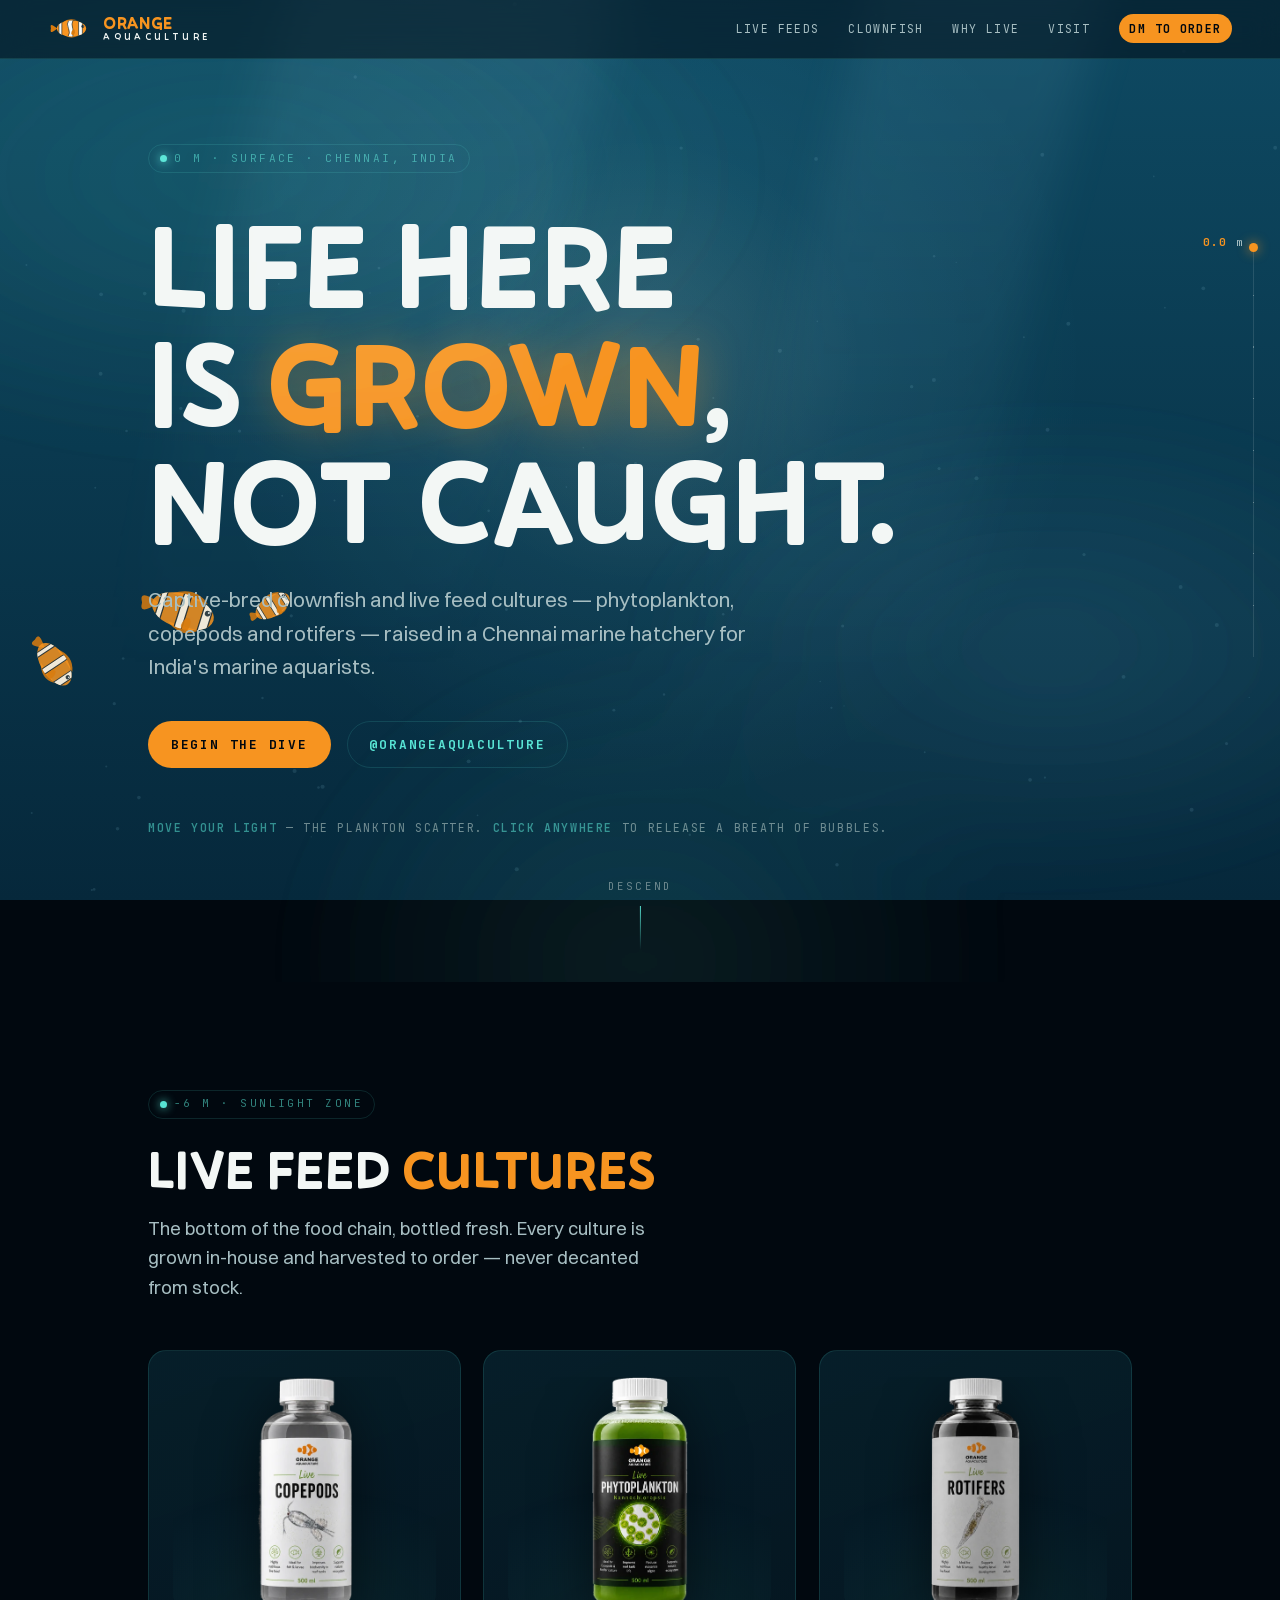
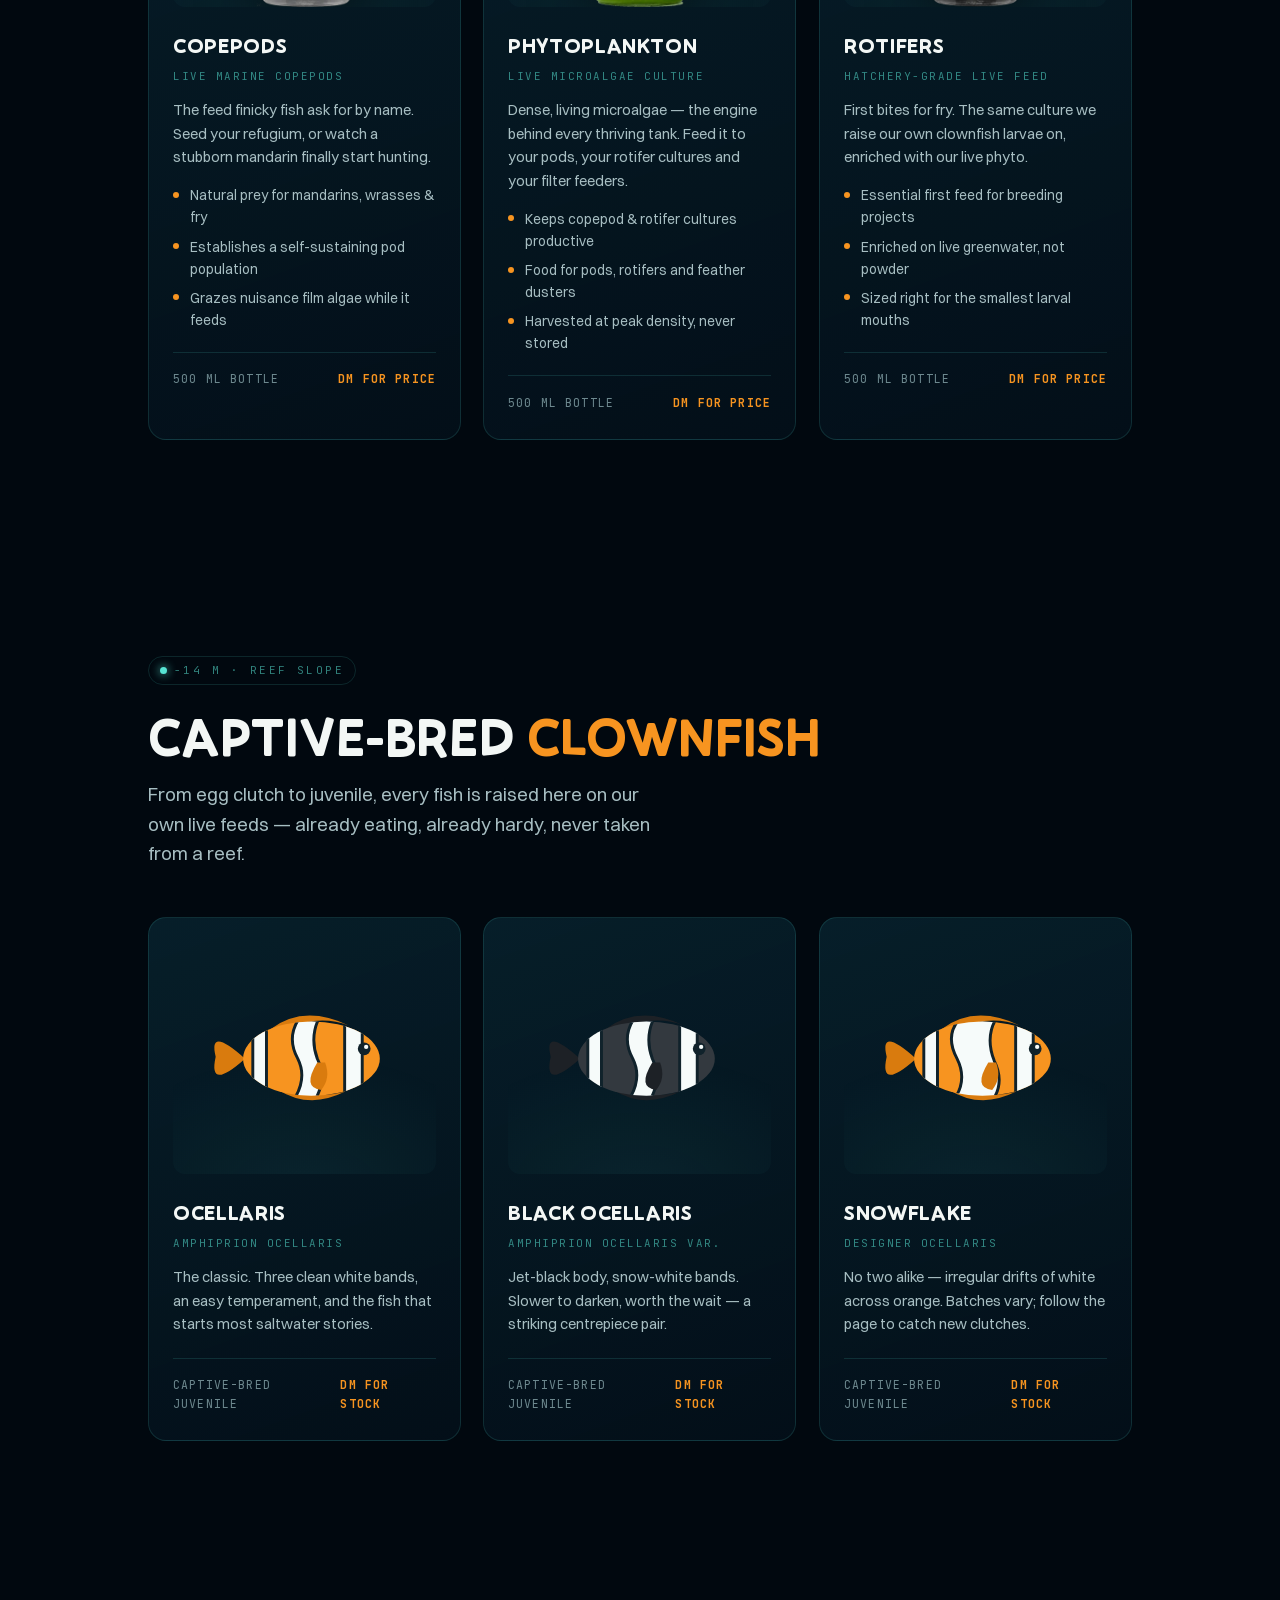
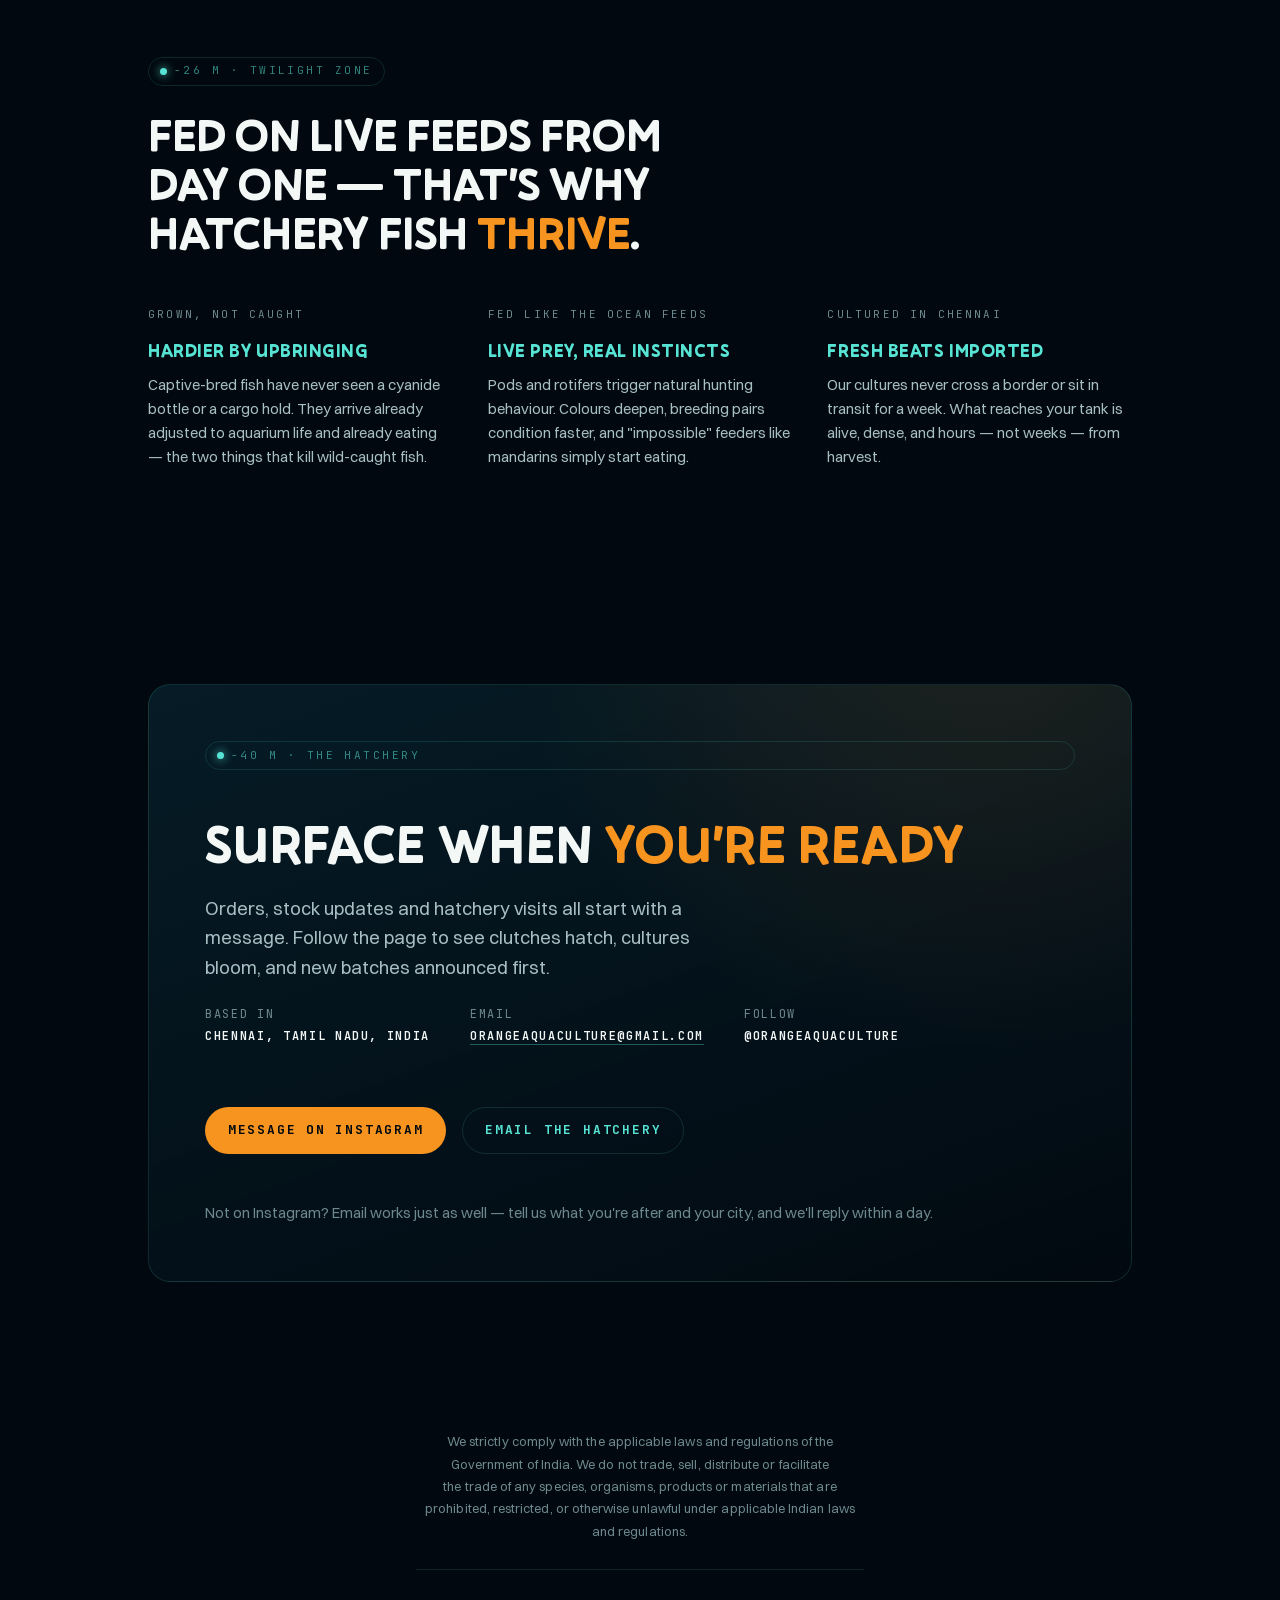
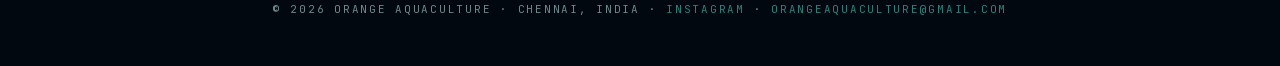
<file: index.html>
<!doctype html>
<html lang="en">
<head>
<meta charset="utf-8">
<meta name="viewport" content="width=device-width, initial-scale=1">
<meta name="theme-color" content="#04121d">
<meta name="description" content="Orange Aquaculture — captive-bred clownfish and live feed cultures (phytoplankton, copepods, rotifers) raised in Chennai for India's marine aquarists.">
<title>Orange Aquaculture — Chennai Marine Hatchery &amp; Live Feeds</title>
<link rel="canonical" href="https://orangeaquaculture.com/">

<!-- favicons -->
<link rel="icon" href="/favicon.ico" sizes="32x32">
<link rel="icon" href="/assets/favicon-192.png" type="image/png" sizes="192x192">
<link rel="icon" href="/assets/favicon-512.png" type="image/png" sizes="512x512">
<link rel="apple-touch-icon" href="/assets/apple-touch-icon.png">
<link rel="manifest" href="/site.webmanifest">

<!-- share previews (WhatsApp, Twitter/X, Facebook, LinkedIn) -->
<meta property="og:type" content="website">
<meta property="og:site_name" content="Orange Aquaculture">
<meta property="og:locale" content="en_IN">
<meta property="og:url" content="https://orangeaquaculture.com/">
<meta property="og:title" content="Orange Aquaculture — Captive-Bred Clownfish &amp; Live Feeds, Chennai">
<meta property="og:description" content="Life here is grown, not caught. Captive-bred clownfish and live phytoplankton, copepods and rotifers, raised in a Chennai marine hatchery.">
<meta property="og:image" content="https://orangeaquaculture.com/assets/og-image.jpg">
<meta property="og:image:width" content="1200">
<meta property="og:image:height" content="630">
<meta property="og:image:alt" content="Orange Aquaculture 500 ml bottles of live copepods, phytoplankton and rotifers">
<meta name="twitter:card" content="summary_large_image">
<meta name="twitter:title" content="Orange Aquaculture — Captive-Bred Clownfish &amp; Live Feeds, Chennai">
<meta name="twitter:description" content="Life here is grown, not caught. Captive-bred clownfish and live phytoplankton, copepods and rotifers, raised in a Chennai marine hatchery.">
<meta name="twitter:image" content="https://orangeaquaculture.com/assets/og-image.jpg">

<!-- self-hosted fonts: preloaded so they start downloading with the stylesheet
     rather than after it parses. crossorigin is required even same-origin. -->
<link rel="preload" href="/assets/fonts/pally-700.woff2" as="font" type="font/woff2" crossorigin>
<link rel="preload" href="/assets/fonts/switzer-400.woff2" as="font" type="font/woff2" crossorigin>
<link rel="preload" href="/assets/fonts/jetbrainsmono-var.woff2" as="font" type="font/woff2" crossorigin>

<link rel="stylesheet" href="styles.css">

<script type="application/ld+json">
{
  "@context": "https://schema.org",
  "@type": "LocalBusiness",
  "@id": "https://orangeaquaculture.com/#business",
  "name": "Orange Aquaculture",
  "description": "Marine ornamental hatchery in Chennai breeding captive-bred clownfish and growing live feed cultures — phytoplankton, copepods and rotifers.",
  "url": "https://orangeaquaculture.com/",
  "email": "orangeaquaculture@gmail.com",
  "image": "https://orangeaquaculture.com/assets/og-image.jpg",
  "logo": "https://orangeaquaculture.com/assets/favicon-512.png",
  "slogan": "Life here is grown, not caught.",
  "address": {
    "@type": "PostalAddress",
    "addressLocality": "Chennai",
    "addressRegion": "Tamil Nadu",
    "addressCountry": "IN"
  },
  "areaServed": { "@type": "Country", "name": "India" },
  "sameAs": ["https://www.instagram.com/orangeaquaculture"],
  "makesOffer": [
    { "@type": "Offer", "itemOffered": { "@type": "Product", "name": "Live Phytoplankton (Nannochloropsis), 500 ml" } },
    { "@type": "Offer", "itemOffered": { "@type": "Product", "name": "Live Copepods, 500 ml" } },
    { "@type": "Offer", "itemOffered": { "@type": "Product", "name": "Live Rotifers, 500 ml" } },
    { "@type": "Offer", "itemOffered": { "@type": "Product", "name": "Captive-bred clownfish juveniles" } }
  ]
}
</script>
</head>
<body>

<div class="water" aria-hidden="true"></div>
<canvas id="sea" aria-hidden="true"></canvas>
<div class="torch" aria-hidden="true"></div>

<!-- shared defs: clownfish symbol -->
<svg width="0" height="0" style="position:absolute" aria-hidden="true">
  <defs>
    <!-- nav-logo symbol: inline var() styles because CSS can't pierce <use> shadow trees -->
    <symbol id="clownfish" viewBox="0 0 210 120">
      <path style="fill:var(--fish-fin,#d97b0e)" d="M44,60 Q6,26 14,58 Q6,94 44,60 Z"/>
      <path style="fill:var(--fish-fin,#d97b0e)" d="M70,30 Q104,4 150,26 Q120,14 84,30 Z"/>
      <path style="fill:var(--fish-fin,#d97b0e)" d="M78,92 Q110,112 146,94 Q118,102 88,90 Z"/>
      <ellipse style="fill:var(--fish-body,#f79420)" cx="112" cy="60" rx="70" ry="38"/>
      <clipPath id="fishClipNav"><ellipse cx="112" cy="60" rx="70" ry="38"/></clipPath>
      <g clip-path="url(#fishClipNav)" style="fill:#f6fbfa;stroke:#10222b;stroke-width:3">
        <rect x="146" y="16" width="18" height="88" rx="9"/>
        <path d="M100,18 q-14,20 -2,42 q10,20 -4,42 l22,0 q12,-22 2,-42 q-8,-22 2,-42 Z"/>
        <rect x="52" y="26" width="14" height="70" rx="7"/>
      </g>
      <path style="fill:var(--fish-fin,#d97b0e)" d="M118,64 Q102,90 122,92 Q132,80 126,64 Z"/>
      <circle cx="166" cy="50" r="6.5" fill="#10222b"/>
      <circle cx="168" cy="48" r="2.2" fill="#f6fbfa"/>
    </symbol>
  </defs>
</svg>

<header class="nav">
  <a class="brand" href="#top" aria-label="Orange Aquaculture — home">
    <svg class="fish-svg" viewBox="0 0 210 120" aria-hidden="true"><use href="#clownfish"></use></svg>
    <span class="brand-word">
      <span class="b1">ORANGE</span>
      <span class="b2">AQUACULTURE</span>
    </span>
  </a>
  <nav class="nav-links" aria-label="Primary">
    <a href="#feeds">Live feeds</a>
    <a href="#fish">Clownfish</a>
    <a href="#why">Why live</a>
    <a href="#visit">Visit</a>
    <a class="ig" href="https://www.instagram.com/orangeaquaculture" target="_blank" rel="noopener">DM to order</a>
  </nav>
</header>

<main id="top">

  <!-- 0 m ------------------------------------------------------------ -->
  <section class="zone hero">
    <div class="caustics" aria-hidden="true"></div>
    <div class="shafts" aria-hidden="true"></div>
    <div class="hero-inner">
      <span class="zone-tag">0 m &middot; Surface &middot; Chennai, India</span>
      <h1>Life here is <span class="accent">grown</span>,<br>not caught.</h1>
      <p class="lede">Captive-bred clownfish and live feed cultures — phytoplankton, copepods and
        rotifers — raised in a Chennai marine hatchery for India's marine aquarists.</p>
      <div class="hero-ctas">
        <a class="btn btn-primary" href="#feeds">Begin the dive</a>
        <a class="btn btn-ghost" href="https://www.instagram.com/orangeaquaculture" target="_blank" rel="noopener">@orangeaquaculture</a>
      </div>
      <p class="hero-hint"><b>Move your light</b> — the plankton scatter. <b>Click anywhere</b> to release a breath of bubbles.</p>
      <p class="hero-secret">Every reef out there began as plankton.</p>
    </div>
    <div class="scroll-cue" aria-hidden="true">Descend</div>
  </section>

  <!-- −6 m ----------------------------------------------------------- -->
  <section class="zone" id="feeds">
    <div class="zone-head">
      <span class="zone-tag reveal">−6 m &middot; Sunlight zone</span>
      <h2 class="reveal">Live feed <span class="accent">cultures</span></h2>
      <p class="lede reveal">The bottom of the food chain, bottled fresh. Every culture is grown
        in-house and harvested to order — never decanted from stock.</p>
    </div>
    <div class="card-row">
      <article class="card reveal">
        <div class="card-art"><img class="bottle-shot" src="assets/pods.webp" alt="500 ml bottle of Orange Aquaculture live copepods" width="216" height="520" loading="lazy" decoding="async"></div>
        <h3>Copepods</h3>
        <p class="sci">Live marine copepods</p>
        <p>The feed finicky fish ask for by name. Seed your refugium, or watch a stubborn mandarin finally start hunting.</p>
        <ul>
          <li>Natural prey for mandarins, wrasses &amp; fry</li>
          <li>Establishes a self-sustaining pod population</li>
          <li>Grazes nuisance film algae while it feeds</li>
        </ul>
        <div class="card-foot"><span class="size">500 ml bottle</span><a href="https://www.instagram.com/orangeaquaculture" target="_blank" rel="noopener">DM for price</a></div>
      </article>

      <article class="card reveal">
        <div class="card-art"><img class="bottle-shot" src="assets/phyto.webp" alt="500 ml bottle of Orange Aquaculture live phytoplankton, Nannochloropsis" width="217" height="520" loading="lazy" decoding="async"></div>
        <h3>Phytoplankton</h3>
        <p class="sci">Live microalgae culture</p>
        <p>Dense, living microalgae — the engine behind every thriving tank. Feed it to your pods, your rotifer cultures and your filter feeders.</p>
        <ul>
          <li>Keeps copepod &amp; rotifer cultures productive</li>
          <li>Food for pods, rotifers and feather dusters</li>
          <li>Harvested at peak density, never stored</li>
        </ul>
        <div class="card-foot"><span class="size">500 ml bottle</span><a href="https://www.instagram.com/orangeaquaculture" target="_blank" rel="noopener">DM for price</a></div>
      </article>

      <article class="card reveal">
        <div class="card-art"><img class="bottle-shot" src="assets/roti.webp" alt="500 ml bottle of Orange Aquaculture live rotifers" width="202" height="520" loading="lazy" decoding="async"></div>
        <h3>Rotifers</h3>
        <p class="sci">Hatchery-grade live feed</p>
        <p>First bites for fry. The same culture we raise our own clownfish larvae on, enriched with our live phyto.</p>
        <ul>
          <li>Essential first feed for breeding projects</li>
          <li>Enriched on live greenwater, not powder</li>
          <li>Sized right for the smallest larval mouths</li>
        </ul>
        <div class="card-foot"><span class="size">500 ml bottle</span><a href="https://www.instagram.com/orangeaquaculture" target="_blank" rel="noopener">DM for price</a></div>
      </article>
    </div>
  </section>

  <!-- −14 m ---------------------------------------------------------- -->
  <section class="zone" id="fish">
    <div class="zone-head">
      <span class="zone-tag reveal">−14 m &middot; Reef slope</span>
      <h2 class="reveal">Captive-bred <span class="accent">clownfish</span></h2>
      <p class="lede reveal">From egg clutch to juvenile, every fish is raised here on our own live
        feeds — already eating, already hardy, never taken from a reef.</p>
    </div>
    <div class="card-row">
      <article class="card reveal">
        <div class="card-art">
          <svg class="fish-svg" viewBox="0 0 210 120" role="img" aria-label="Ocellaris clownfish illustration">
            <g class="tail-g"><path class="fin" d="M44,60 Q6,26 14,58 Q6,94 44,60 Z"/></g>
            <path class="fin" d="M70,30 Q104,4 150,26 Q120,14 84,30 Z"/>
            <path class="fin" d="M78,92 Q110,112 146,94 Q118,102 88,90 Z"/>
            <ellipse class="body" cx="112" cy="60" rx="70" ry="38"/>
            <clipPath id="fc1"><ellipse cx="112" cy="60" rx="70" ry="38"/></clipPath>
            <g clip-path="url(#fc1)">
              <rect class="band" x="146" y="16" width="18" height="88" rx="9"/>
              <path class="band band-mid" d="M100,18 q-14,20 -2,42 q10,20 -4,42 l22,0 q12,-22 2,-42 q-8,-22 2,-42 Z"/>
              <path class="band snow" d="M92,16 q-20,18 -6,44 q12,24 -6,46 l40,0 q16,-20 4,-44 q-10,-26 4,-46 Z"/>
              <rect class="band" x="52" y="26" width="14" height="70" rx="7"/>
            </g>
            <g class="fin-p"><path class="fin" d="M118,64 Q102,90 122,92 Q132,80 126,64 Z"/></g>
            <circle cx="166" cy="50" r="6.5" fill="#10222b"/>
            <circle cx="168" cy="48" r="2.2" fill="#f6fbfa"/>
          </svg>
        </div>
        <h3>Ocellaris</h3>
        <p class="sci">Amphiprion ocellaris</p>
        <p>The classic. Three clean white bands, an easy temperament, and the fish that starts most saltwater stories.</p>
        <div class="card-foot"><span class="size">Captive-bred juvenile</span><a href="https://www.instagram.com/orangeaquaculture" target="_blank" rel="noopener">DM for stock</a></div>
      </article>

      <article class="card card--black reveal">
        <div class="card-art">
          <svg class="fish-svg" viewBox="0 0 210 120" role="img" aria-label="Black Ocellaris clownfish illustration">
            <g class="tail-g"><path class="fin" d="M44,60 Q6,26 14,58 Q6,94 44,60 Z"/></g>
            <path class="fin" d="M70,30 Q104,4 150,26 Q120,14 84,30 Z"/>
            <path class="fin" d="M78,92 Q110,112 146,94 Q118,102 88,90 Z"/>
            <ellipse class="body" cx="112" cy="60" rx="70" ry="38"/>
            <clipPath id="fc2"><ellipse cx="112" cy="60" rx="70" ry="38"/></clipPath>
            <g clip-path="url(#fc2)">
              <rect class="band" x="146" y="16" width="18" height="88" rx="9"/>
              <path class="band band-mid" d="M100,18 q-14,20 -2,42 q10,20 -4,42 l22,0 q12,-22 2,-42 q-8,-22 2,-42 Z"/>
              <path class="band snow" d="M92,16 q-20,18 -6,44 q12,24 -6,46 l40,0 q16,-20 4,-44 q-10,-26 4,-46 Z"/>
              <rect class="band" x="52" y="26" width="14" height="70" rx="7"/>
            </g>
            <g class="fin-p"><path class="fin" d="M118,64 Q102,90 122,92 Q132,80 126,64 Z"/></g>
            <circle cx="166" cy="50" r="6.5" fill="#10222b"/>
            <circle cx="168" cy="48" r="2.2" fill="#f6fbfa"/>
          </svg>
        </div>
        <h3>Black Ocellaris</h3>
        <p class="sci">Amphiprion ocellaris var.</p>
        <p>Jet-black body, snow-white bands. Slower to darken, worth the wait — a striking centrepiece pair.</p>
        <div class="card-foot"><span class="size">Captive-bred juvenile</span><a href="https://www.instagram.com/orangeaquaculture" target="_blank" rel="noopener">DM for stock</a></div>
      </article>

      <article class="card card--snow reveal">
        <div class="card-art">
          <svg class="fish-svg" viewBox="0 0 210 120" role="img" aria-label="Snowflake clownfish illustration">
            <g class="tail-g"><path class="fin" d="M44,60 Q6,26 14,58 Q6,94 44,60 Z"/></g>
            <path class="fin" d="M70,30 Q104,4 150,26 Q120,14 84,30 Z"/>
            <path class="fin" d="M78,92 Q110,112 146,94 Q118,102 88,90 Z"/>
            <ellipse class="body" cx="112" cy="60" rx="70" ry="38"/>
            <clipPath id="fc3"><ellipse cx="112" cy="60" rx="70" ry="38"/></clipPath>
            <g clip-path="url(#fc3)">
              <rect class="band" x="146" y="16" width="18" height="88" rx="9"/>
              <path class="band band-mid" d="M100,18 q-14,20 -2,42 q10,20 -4,42 l22,0 q12,-22 2,-42 q-8,-22 2,-42 Z"/>
              <path class="band snow" d="M92,16 q-20,18 -6,44 q12,24 -6,46 l40,0 q16,-20 4,-44 q-10,-26 4,-46 Z"/>
              <rect class="band" x="52" y="26" width="14" height="70" rx="7"/>
            </g>
            <g class="fin-p"><path class="fin" d="M118,64 Q102,90 122,92 Q132,80 126,64 Z"/></g>
            <circle cx="166" cy="50" r="6.5" fill="#10222b"/>
            <circle cx="168" cy="48" r="2.2" fill="#f6fbfa"/>
          </svg>
        </div>
        <h3>Snowflake</h3>
        <p class="sci">Designer ocellaris</p>
        <p>No two alike — irregular drifts of white across orange. Batches vary; follow the page to catch new clutches.</p>
        <div class="card-foot"><span class="size">Captive-bred juvenile</span><a href="https://www.instagram.com/orangeaquaculture" target="_blank" rel="noopener">DM for stock</a></div>
      </article>
    </div>
  </section>

  <!-- −26 m ---------------------------------------------------------- -->
  <section class="zone" id="why">
    <span class="zone-tag reveal">−26 m &middot; Twilight zone</span>
    <p class="pull reveal">Fed on live feeds from day one — that's why hatchery fish <span class="accent">thrive</span>.</p>
    <div class="why-grid">
      <div class="reveal">
        <span class="n">GROWN, NOT CAUGHT</span>
        <h3>Hardier by upbringing</h3>
        <p>Captive-bred fish have never seen a cyanide bottle or a cargo hold. They arrive already
          adjusted to aquarium life and already eating — the two things that kill wild-caught fish.</p>
      </div>
      <div class="reveal">
        <span class="n">FED LIKE THE OCEAN FEEDS</span>
        <h3>Live prey, real instincts</h3>
        <p>Pods and rotifers trigger natural hunting behaviour. Colours deepen, breeding pairs
          condition faster, and "impossible" feeders like mandarins simply start eating.</p>
      </div>
      <div class="reveal">
        <span class="n">CULTURED IN CHENNAI</span>
        <h3>Fresh beats imported</h3>
        <p>Our cultures never cross a border or sit in transit for a week. What reaches your tank
          is alive, dense, and hours — not weeks — from harvest.</p>
      </div>
    </div>
  </section>

  <!-- −40 m ---------------------------------------------------------- -->
  <section class="zone" id="visit">
    <div class="visit-card reveal">
      <span class="zone-tag">−40 m &middot; The hatchery</span>
      <h2>Surface when <span class="accent">you're ready</span></h2>
      <p class="lede">Orders, stock updates and hatchery visits all start with a message. Follow the
        page to see clutches hatch, cultures bloom, and new batches announced first.</p>
      <div class="visit-meta">
        <span>Based in<b>Chennai, Tamil Nadu, India</b></span>
        <span>Email<b><a href="mailto:orangeaquaculture@gmail.com">orangeaquaculture@gmail.com</a></b></span>
        <span>Follow<b>@orangeaquaculture</b></span>
      </div>
      <div class="hero-ctas">
        <a class="btn btn-primary" href="https://www.instagram.com/orangeaquaculture" target="_blank" rel="noopener">Message on Instagram</a>
        <a class="btn btn-ghost" href="mailto:orangeaquaculture@gmail.com?subject=Order%20enquiry%20%E2%80%94%20Orange%20Aquaculture">Email the hatchery</a>
      </div>
      <p class="no-ig">Not on Instagram? Email works just as well — tell us what you're after and
        your city, and we'll reply within a day.</p>
    </div>
  </section>

</main>

<footer>
  <p class="compliance">We strictly comply with the applicable laws and regulations of the
    Government of India. We do not trade, sell, distribute or facilitate the trade of any species,
    organisms, products or materials that are prohibited, restricted, or otherwise unlawful under
    applicable Indian laws and regulations.</p>
  <p class="foot-line">&copy; 2026 Orange Aquaculture &middot; Chennai, India &middot;
    <a href="https://www.instagram.com/orangeaquaculture" target="_blank" rel="noopener">Instagram</a> &middot;
    <a href="mailto:orangeaquaculture@gmail.com">orangeaquaculture@gmail.com</a></p>
</footer>

<aside class="gauge" aria-hidden="true">
  <div class="gauge-track"></div>
  <div class="gauge-marker" id="gaugeMarker">
    <span class="gauge-read"><b id="depthNum">0.0</b>&nbsp;m</span>
  </div>
</aside>

<script src="app.js"></script>
</body>
</html>
</file>
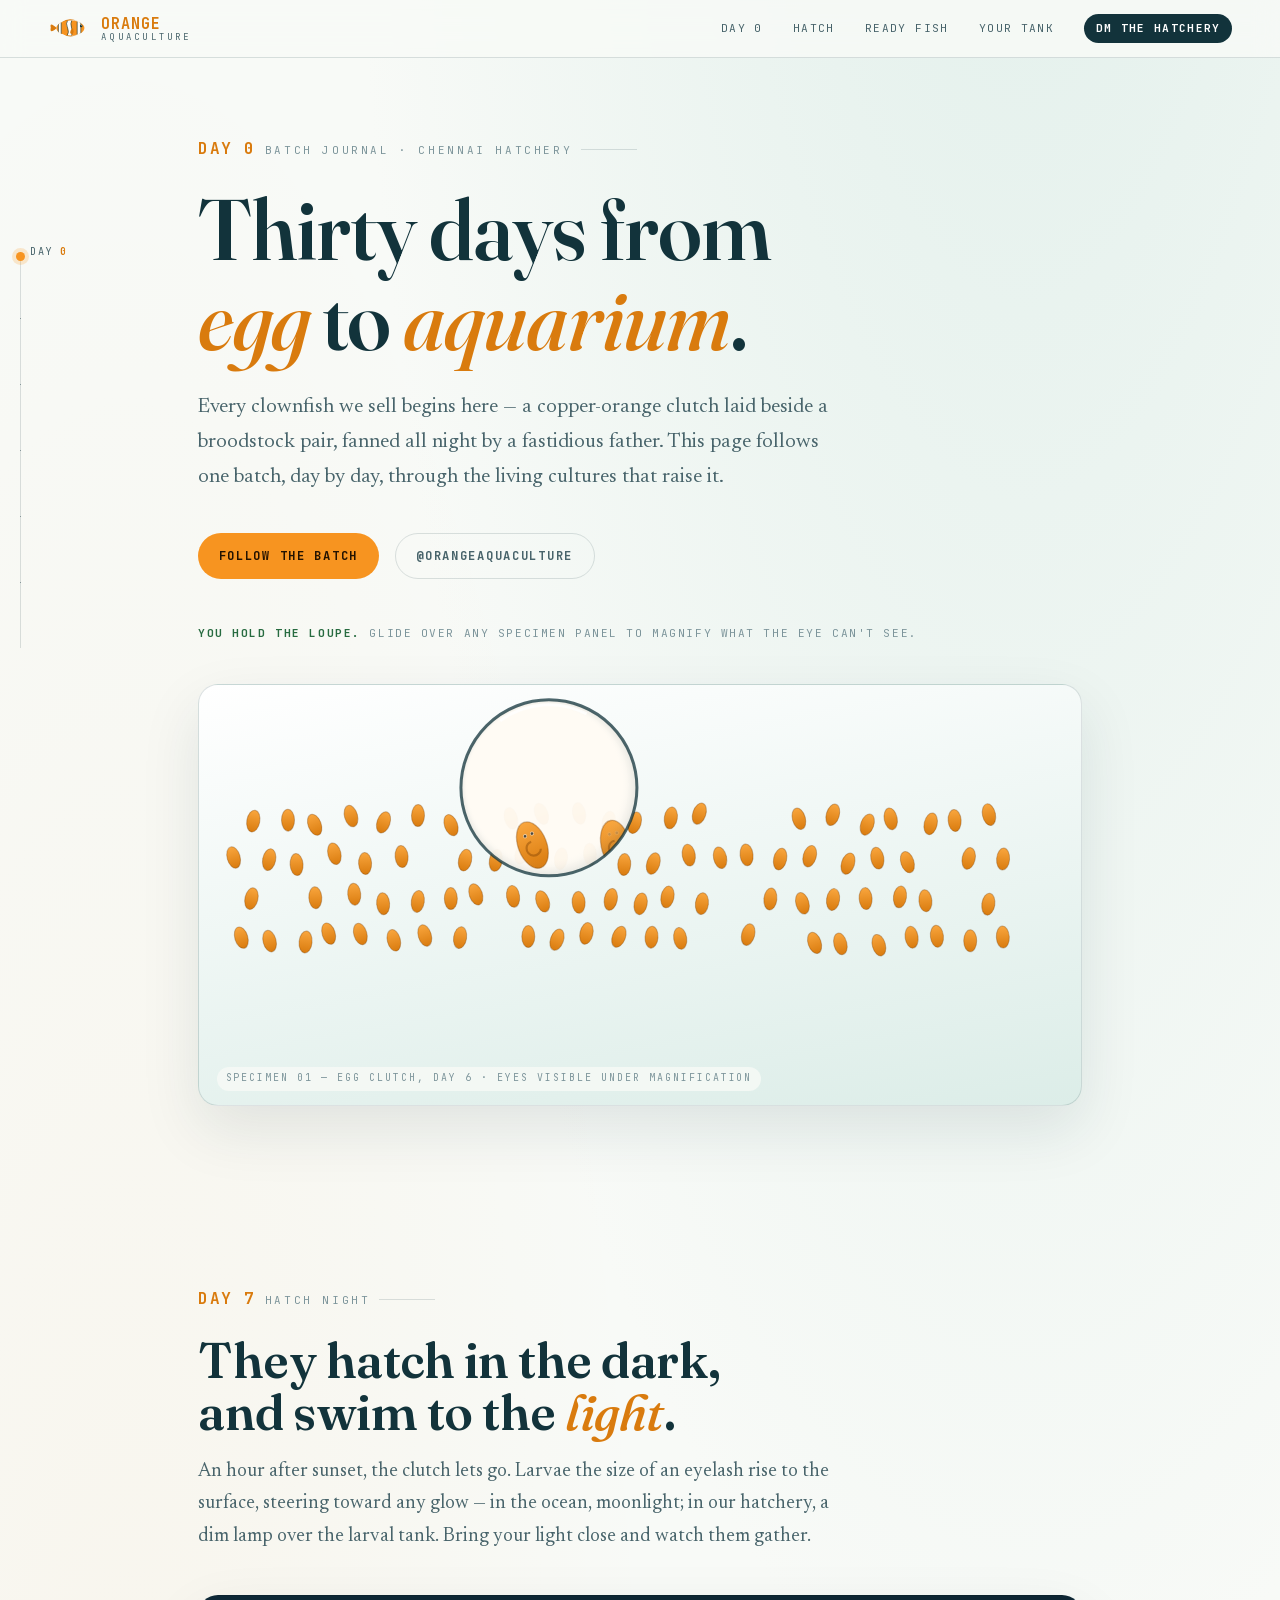
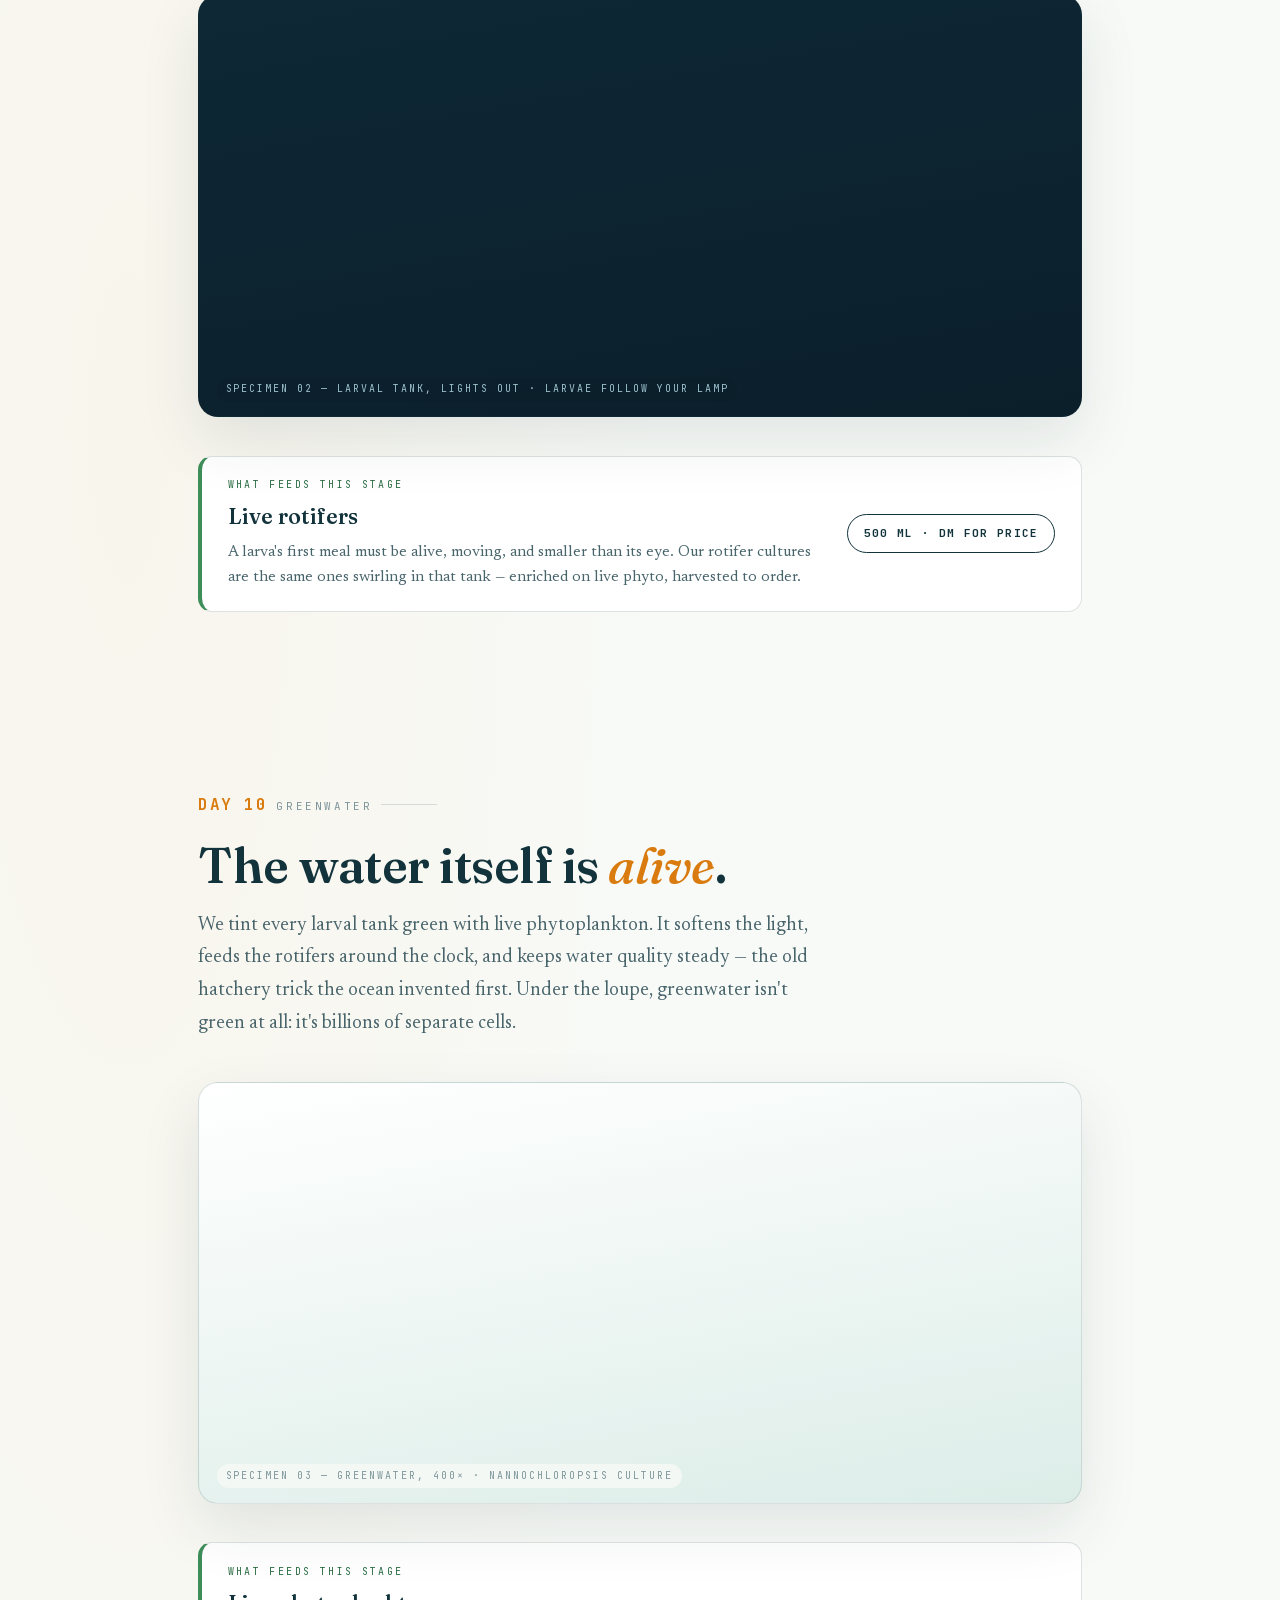
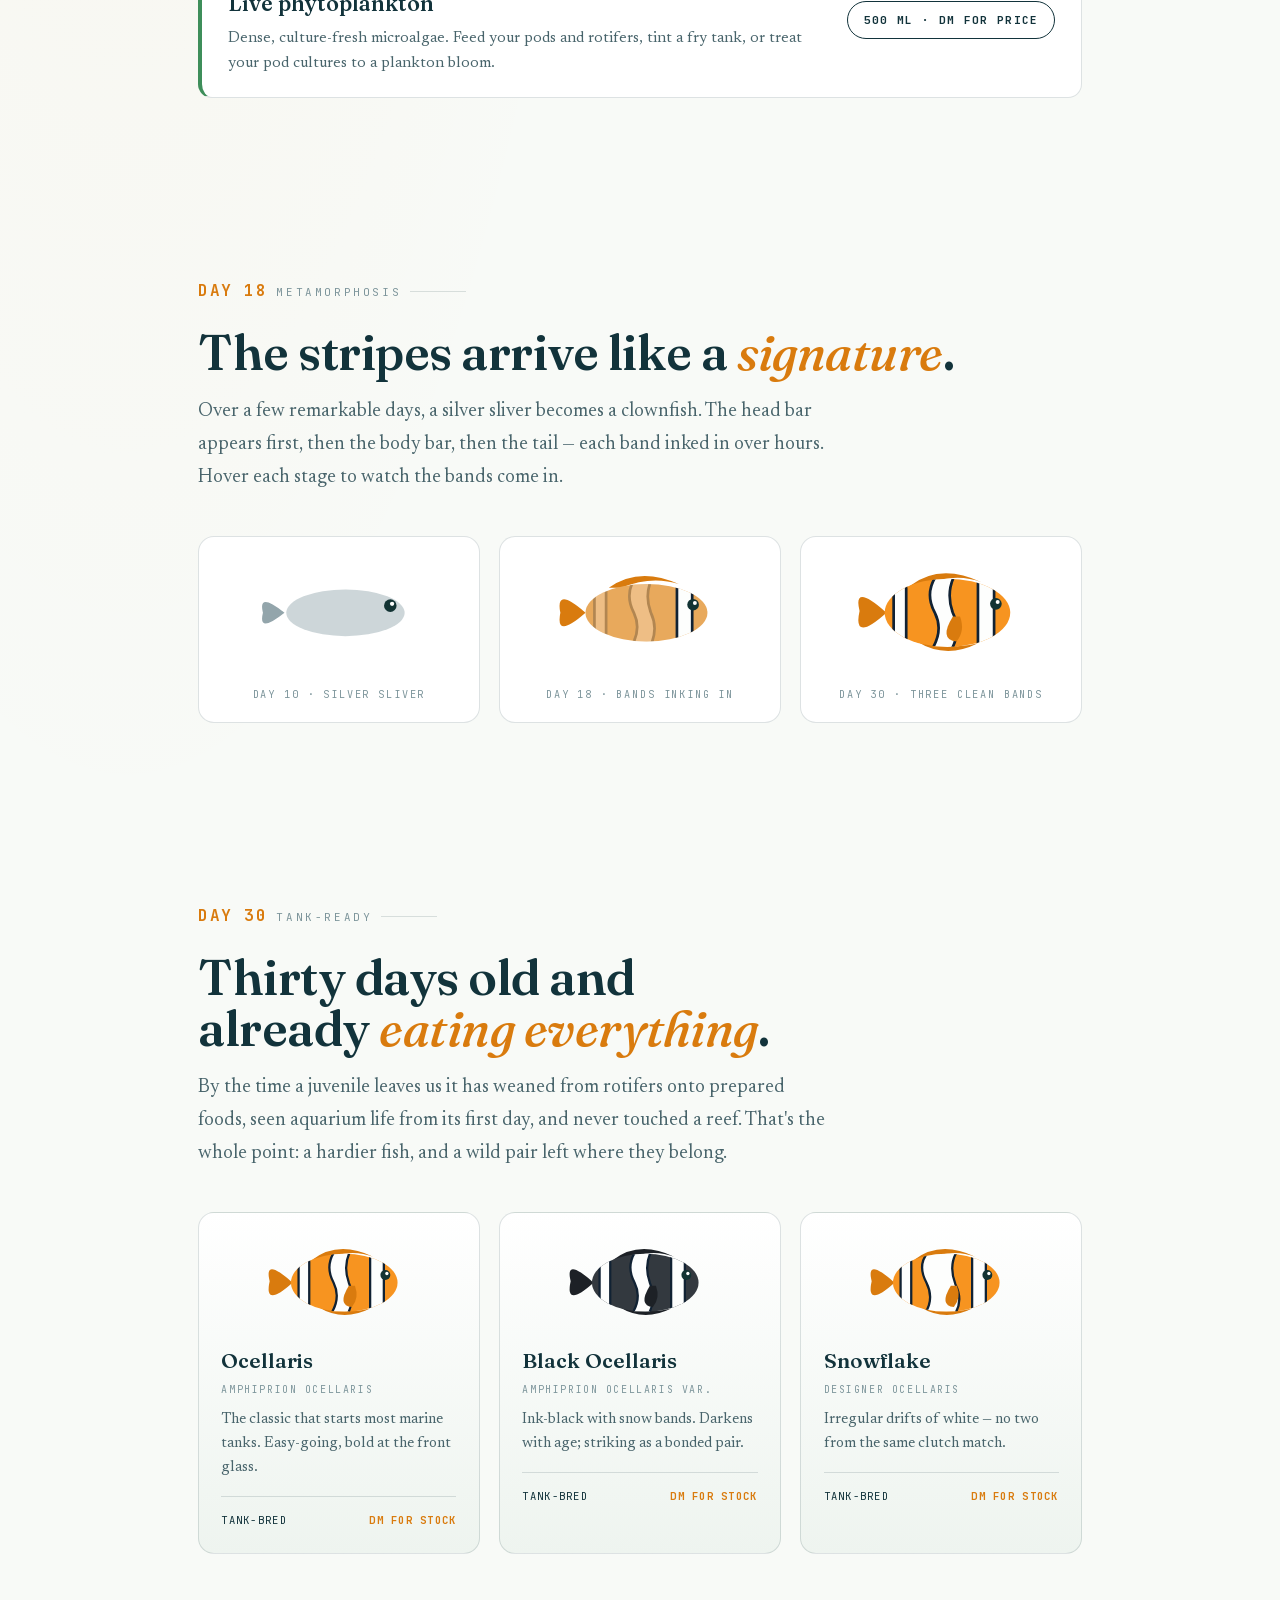
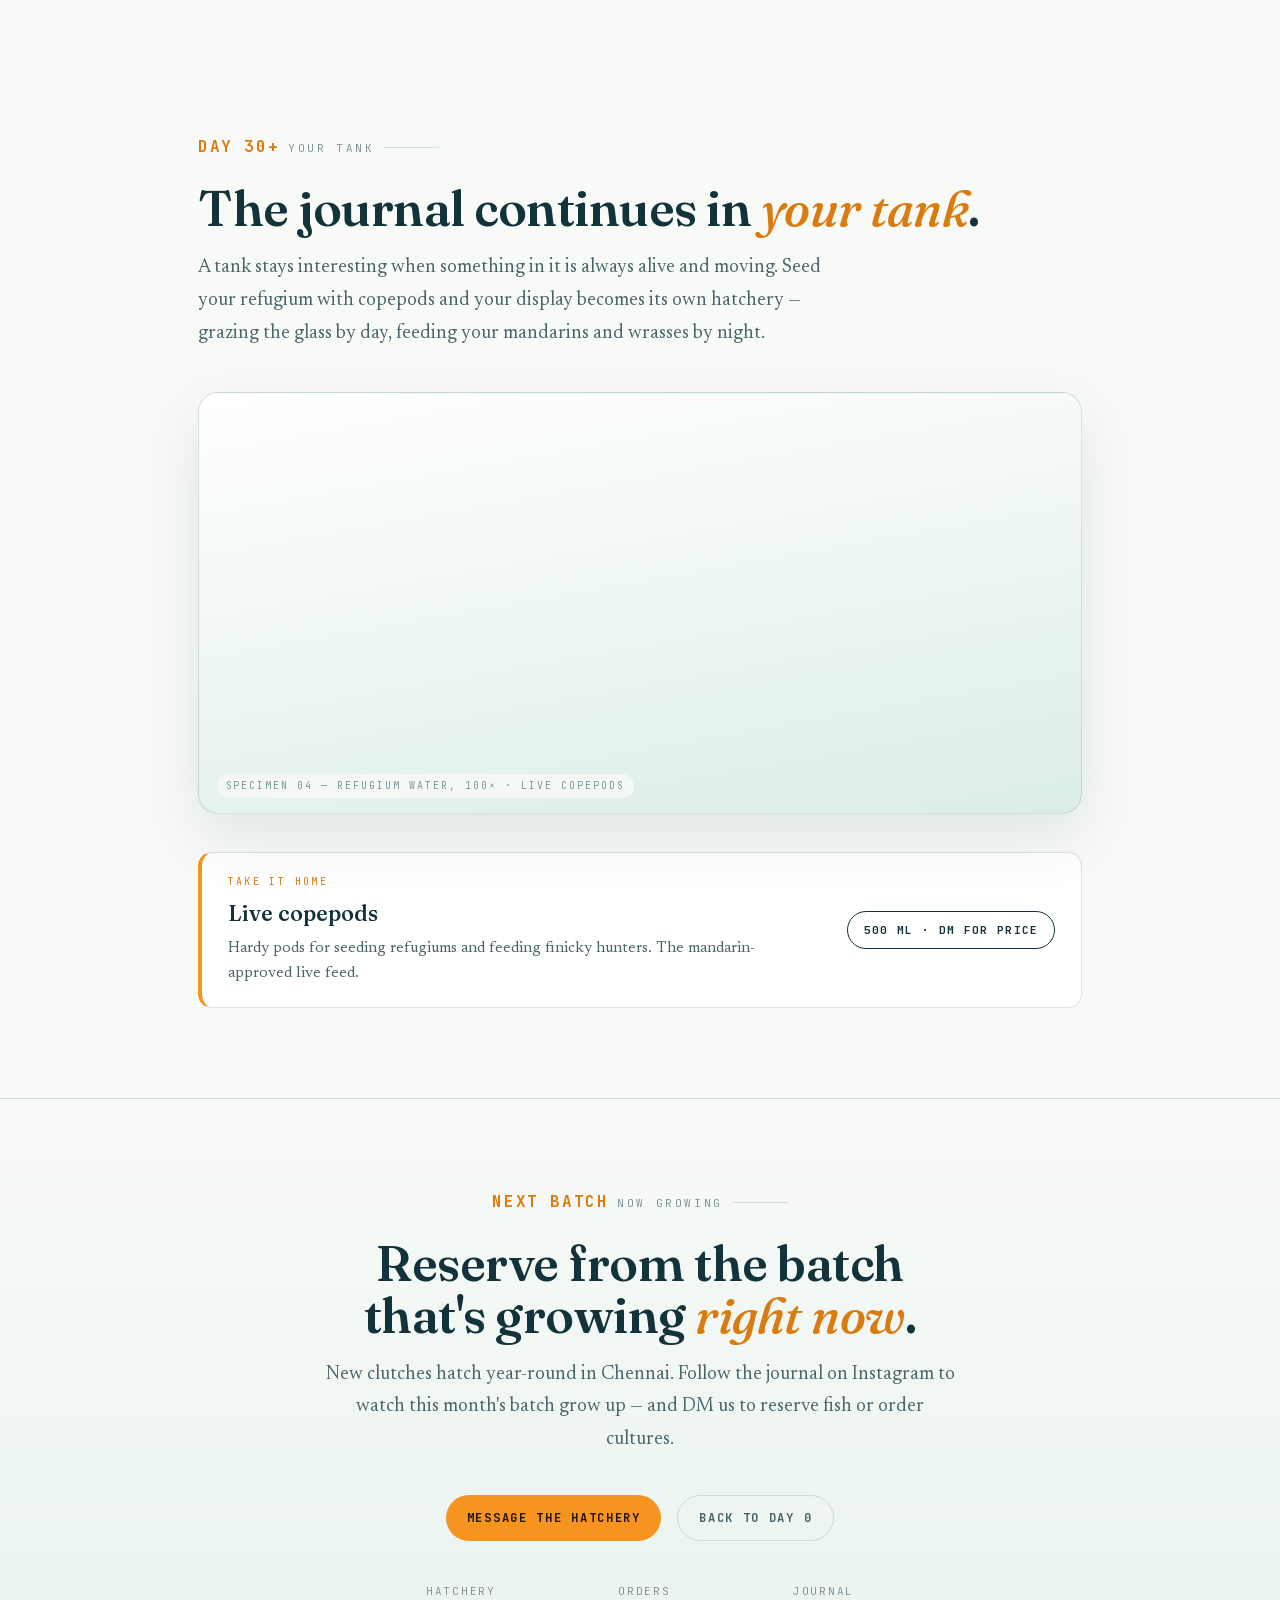
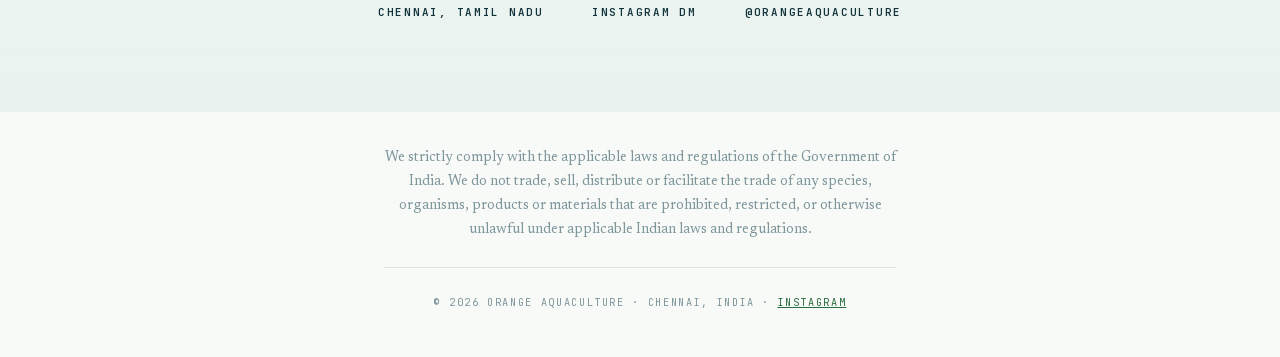
<file: plan-b/index.html>
<!doctype html>
<html lang="en">
<head>
<meta charset="utf-8">
<meta name="viewport" content="width=device-width, initial-scale=1">
<meta name="robots" content="noindex, nofollow">
<link rel="icon" href="/favicon.ico" sizes="32x32">
<meta name="theme-color" content="#f8faf7">
<meta name="description" content="Follow one clownfish batch from egg clutch to tank-ready juvenile at Orange Aquaculture's Chennai hatchery — and the live feed cultures that raise them.">
<title>Orange Aquaculture — Thirty Days from Egg to Aquarium</title>
<link rel="stylesheet" href="fonts.css">
<link rel="stylesheet" href="styles.css">
</head>
<body>

<header class="nav">
  <a class="brand" href="#top" aria-label="Orange Aquaculture — home">
    <svg viewBox="0 0 210 120" aria-hidden="true">
      <path fill="#d97b0e" d="M44,60 Q6,26 14,58 Q6,94 44,60 Z"/>
      <path fill="#d97b0e" d="M70,30 Q104,4 150,26 Q120,14 84,30 Z"/>
      <path fill="#d97b0e" d="M78,92 Q110,112 146,94 Q118,102 88,90 Z"/>
      <ellipse fill="#f79420" cx="112" cy="60" rx="70" ry="38"/>
      <clipPath id="navclip"><ellipse cx="112" cy="60" rx="70" ry="38"/></clipPath>
      <g clip-path="url(#navclip)" fill="#fdfefd" stroke="#123333" stroke-width="3">
        <rect x="146" y="16" width="18" height="88" rx="9"/>
        <path d="M100,18 q-14,20 -2,42 q10,20 -4,42 l22,0 q12,-22 2,-42 q-8,-22 2,-42 Z"/>
        <rect x="52" y="26" width="14" height="70" rx="7"/>
      </g>
      <path fill="#d97b0e" d="M118,64 Q102,90 122,92 Q132,80 126,64 Z"/>
      <circle cx="166" cy="50" r="6.5" fill="#123333"/>
      <circle cx="168" cy="48" r="2.2" fill="#fdfefd"/>
    </svg>
    <span class="brand-word">
      <span class="b1">ORANGE</span>
      <span class="b2">AQUACULTURE</span>
    </span>
  </a>
  <nav class="nav-links" aria-label="Primary">
    <a href="#day0">Day 0</a>
    <a href="#day7">Hatch</a>
    <a href="#day30">Ready fish</a>
    <a href="#beyond">Your tank</a>
    <a class="ig" href="https://www.instagram.com/orangeaquaculture" target="_blank" rel="noopener">DM the hatchery</a>
  </nav>
</header>

<main id="top">

  <!-- ============ HERO / DAY 0 ============ -->
  <section class="chapter hero" id="day0">
    <span class="day-tag reveal"><b>DAY 0</b> Batch journal &middot; Chennai hatchery</span>
    <h1 class="reveal">Thirty days from <em>egg</em> to <em>aquarium</em>.</h1>
    <p class="prose reveal">Every clownfish we sell begins here — a copper-orange clutch laid
      beside a broodstock pair, fanned all night by a fastidious father. This page follows one
      batch, day by day, through the living cultures that raise it.</p>
    <div class="hero-ctas reveal">
      <a class="btn btn-primary" href="#day7">Follow the batch</a>
      <a class="btn btn-ghost" href="https://www.instagram.com/orangeaquaculture" target="_blank" rel="noopener">@orangeaquaculture</a>
    </div>
    <p class="hero-hint reveal"><b>You hold the loupe.</b> Glide over any specimen panel to magnify what the eye can't see.</p>

    <figure class="specimen reveal" data-micro="eggs">
      <canvas></canvas>
      <figcaption class="specimen-caption">Specimen 01 — egg clutch, day 6 · eyes visible under magnification</figcaption>
    </figure>
  </section>

  <!-- ============ DAY 7 — HATCH NIGHT ============ -->
  <section class="chapter" id="day7">
    <span class="day-tag reveal"><b>DAY 7</b> Hatch night</span>
    <h2 class="reveal">They hatch in the dark, and swim to the <em>light</em>.</h2>
    <p class="prose reveal">An hour after sunset, the clutch lets go. Larvae the size of an
      eyelash rise to the surface, steering toward any glow — in the ocean, moonlight; in our
      hatchery, a dim lamp over the larval tank. Bring your light close and watch them gather.</p>

    <figure class="specimen specimen--night reveal" data-micro="larvae">
      <canvas></canvas>
      <figcaption class="specimen-caption">Specimen 02 — larval tank, lights out · larvae follow your lamp</figcaption>
    </figure>

    <div class="supply reveal">
      <div class="s-info">
        <span class="s-kicker">What feeds this stage</span>
        <h3>Live rotifers</h3>
        <p>A larva's first meal must be alive, moving, and smaller than its eye. Our rotifer
          cultures are the same ones swirling in that tank — enriched on live phyto, harvested to order.</p>
      </div>
      <a class="s-cta" href="https://www.instagram.com/orangeaquaculture" target="_blank" rel="noopener">500 ml &middot; DM for price</a>
    </div>
  </section>

  <!-- ============ DAY 10 — GREENWATER ============ -->
  <section class="chapter" id="day10">
    <span class="day-tag reveal"><b>DAY 10</b> Greenwater</span>
    <h2 class="reveal">The water itself is <em>alive</em>.</h2>
    <p class="prose reveal">We tint every larval tank green with live phytoplankton. It softens
      the light, feeds the rotifers around the clock, and keeps water quality steady — the
      old hatchery trick the ocean invented first. Under the loupe, greenwater isn't green at
      all: it's billions of separate cells.</p>

    <figure class="specimen reveal" data-micro="phyto">
      <canvas></canvas>
      <figcaption class="specimen-caption">Specimen 03 — greenwater, 400&times; · Nannochloropsis culture</figcaption>
    </figure>

    <div class="supply reveal">
      <div class="s-info">
        <span class="s-kicker">What feeds this stage</span>
        <h3>Live phytoplankton</h3>
        <p>Dense, culture-fresh microalgae. Feed your pods and rotifers, tint a fry tank, or
          treat your pod cultures to a plankton bloom.</p>
      </div>
      <a class="s-cta" href="https://www.instagram.com/orangeaquaculture" target="_blank" rel="noopener">500 ml &middot; DM for price</a>
    </div>
  </section>

  <!-- ============ DAY 18 — METAMORPHOSIS ============ -->
  <section class="chapter" id="day18">
    <span class="day-tag reveal"><b>DAY 18</b> Metamorphosis</span>
    <h2 class="reveal">The stripes arrive like a <em>signature</em>.</h2>
    <p class="prose reveal">Over a few remarkable days, a silver sliver becomes a clownfish.
      The head bar appears first, then the body bar, then the tail — each band inked in over
      hours. Hover each stage to watch the bands come in.</p>

    <div class="morph-row reveal">
      <figure class="morph morph--d10">
        <svg class="fish-svg" viewBox="0 0 210 120" role="img" aria-label="Day 10 larva, no bands yet">
          <path class="fin" d="M44,60 Q14,36 20,60 Q14,84 44,60 Z"/>
          <ellipse class="body" cx="112" cy="60" rx="66" ry="26" opacity="0.75"/>
          <clipPath id="m1"><ellipse cx="112" cy="60" rx="66" ry="26"/></clipPath>
          <g clip-path="url(#m1)">
            <rect class="band band-head" x="146" y="20" width="16" height="80" rx="8"/>
          </g>
          <circle cx="162" cy="52" r="7" fill="#123333"/>
          <circle cx="164" cy="50" r="2.4" fill="#fdfefd"/>
        </svg>
        <figcaption>Day 10 &middot; silver sliver</figcaption>
      </figure>
      <figure class="morph morph--d18">
        <svg class="fish-svg" viewBox="0 0 210 120" role="img" aria-label="Day 18, head band inked, others arriving">
          <path class="fin" d="M44,60 Q10,30 16,60 Q10,90 44,60 Z"/>
          <path class="fin" d="M70,32 Q104,8 148,28 Q118,18 84,32 Z"/>
          <ellipse class="body" cx="112" cy="60" rx="68" ry="32"/>
          <clipPath id="m2"><ellipse cx="112" cy="60" rx="68" ry="32"/></clipPath>
          <g clip-path="url(#m2)">
            <rect class="band band-head" x="146" y="18" width="17" height="84" rx="8"/>
            <path class="band band-mid" d="M100,20 q-13,19 -2,40 q9,19 -4,40 l21,0 q11,-21 2,-40 q-8,-21 2,-40 Z"/>
            <rect class="band band-tail" x="54" y="28" width="13" height="64" rx="6"/>
          </g>
          <circle cx="164" cy="51" r="6.5" fill="#123333"/>
          <circle cx="166" cy="49" r="2.2" fill="#fdfefd"/>
        </svg>
        <figcaption>Day 18 &middot; bands inking in</figcaption>
      </figure>
      <figure class="morph">
        <svg class="fish-svg" viewBox="0 0 210 120" role="img" aria-label="Day 30 juvenile with full bands">
          <path class="fin" d="M44,60 Q6,26 14,58 Q6,94 44,60 Z"/>
          <path class="fin" d="M70,30 Q104,4 150,26 Q120,14 84,30 Z"/>
          <path class="fin" d="M78,92 Q110,112 146,94 Q118,102 88,90 Z"/>
          <ellipse class="body" cx="112" cy="60" rx="70" ry="38"/>
          <clipPath id="m3"><ellipse cx="112" cy="60" rx="70" ry="38"/></clipPath>
          <g clip-path="url(#m3)">
            <rect class="band" x="146" y="16" width="18" height="88" rx="9"/>
            <path class="band" d="M100,18 q-14,20 -2,42 q10,20 -4,42 l22,0 q12,-22 2,-42 q-8,-22 2,-42 Z"/>
            <rect class="band" x="52" y="26" width="14" height="70" rx="7"/>
          </g>
          <path class="fin" d="M118,64 Q102,90 122,92 Q132,80 126,64 Z"/>
          <circle cx="166" cy="50" r="6.5" fill="#123333"/>
          <circle cx="168" cy="48" r="2.2" fill="#fdfefd"/>
        </svg>
        <figcaption>Day 30 &middot; three clean bands</figcaption>
      </figure>
    </div>
  </section>

  <!-- ============ DAY 30 — READY ============ -->
  <section class="chapter" id="day30">
    <span class="day-tag reveal"><b>DAY 30</b> Tank-ready</span>
    <h2 class="reveal">Thirty days old and already <em>eating everything</em>.</h2>
    <p class="prose reveal">By the time a juvenile leaves us it has weaned from rotifers onto
      prepared foods, seen aquarium life from its first day, and never touched a reef. That's
      the whole point: a hardier fish, and a wild pair left where they belong.</p>

    <div class="ready-row reveal">
      <article class="ready">
        <svg class="fish-svg" viewBox="0 0 210 120" role="img" aria-label="Ocellaris clownfish illustration">
          <path class="fin" d="M44,60 Q6,26 14,58 Q6,94 44,60 Z"/>
          <path class="fin" d="M70,30 Q104,4 150,26 Q120,14 84,30 Z"/>
          <path class="fin" d="M78,92 Q110,112 146,94 Q118,102 88,90 Z"/>
          <ellipse class="body" cx="112" cy="60" rx="70" ry="38"/>
          <clipPath id="r1"><ellipse cx="112" cy="60" rx="70" ry="38"/></clipPath>
          <g clip-path="url(#r1)">
            <rect class="band" x="146" y="16" width="18" height="88" rx="9"/>
            <path class="band band-mid" d="M100,18 q-14,20 -2,42 q10,20 -4,42 l22,0 q12,-22 2,-42 q-8,-22 2,-42 Z"/>
            <path class="band snow" d="M92,16 q-20,18 -6,44 q12,24 -6,46 l40,0 q16,-20 4,-44 q-10,-26 4,-46 Z"/>
            <rect class="band" x="52" y="26" width="14" height="70" rx="7"/>
          </g>
          <path class="fin" d="M118,64 Q102,90 122,92 Q132,80 126,64 Z"/>
          <circle cx="166" cy="50" r="6.5" fill="#123333"/>
          <circle cx="168" cy="48" r="2.2" fill="#fdfefd"/>
        </svg>
        <h3>Ocellaris</h3>
        <p class="sci">Amphiprion ocellaris</p>
        <p>The classic that starts most marine tanks. Easy-going, bold at the front glass.</p>
        <div class="r-foot"><span>Tank-bred</span><a href="https://www.instagram.com/orangeaquaculture" target="_blank" rel="noopener">DM for stock</a></div>
      </article>

      <article class="ready ready--black">
        <svg class="fish-svg" viewBox="0 0 210 120" role="img" aria-label="Black Ocellaris clownfish illustration">
          <path class="fin" d="M44,60 Q6,26 14,58 Q6,94 44,60 Z"/>
          <path class="fin" d="M70,30 Q104,4 150,26 Q120,14 84,30 Z"/>
          <path class="fin" d="M78,92 Q110,112 146,94 Q118,102 88,90 Z"/>
          <ellipse class="body" cx="112" cy="60" rx="70" ry="38"/>
          <clipPath id="r2"><ellipse cx="112" cy="60" rx="70" ry="38"/></clipPath>
          <g clip-path="url(#r2)">
            <rect class="band" x="146" y="16" width="18" height="88" rx="9"/>
            <path class="band band-mid" d="M100,18 q-14,20 -2,42 q10,20 -4,42 l22,0 q12,-22 2,-42 q-8,-22 2,-42 Z"/>
            <path class="band snow" d="M92,16 q-20,18 -6,44 q12,24 -6,46 l40,0 q16,-20 4,-44 q-10,-26 4,-46 Z"/>
            <rect class="band" x="52" y="26" width="14" height="70" rx="7"/>
          </g>
          <path class="fin" d="M118,64 Q102,90 122,92 Q132,80 126,64 Z"/>
          <circle cx="166" cy="50" r="6.5" fill="#123333"/>
          <circle cx="168" cy="48" r="2.2" fill="#fdfefd"/>
        </svg>
        <h3>Black Ocellaris</h3>
        <p class="sci">Amphiprion ocellaris var.</p>
        <p>Ink-black with snow bands. Darkens with age; striking as a bonded pair.</p>
        <div class="r-foot"><span>Tank-bred</span><a href="https://www.instagram.com/orangeaquaculture" target="_blank" rel="noopener">DM for stock</a></div>
      </article>

      <article class="ready ready--snow">
        <svg class="fish-svg" viewBox="0 0 210 120" role="img" aria-label="Snowflake clownfish illustration">
          <path class="fin" d="M44,60 Q6,26 14,58 Q6,94 44,60 Z"/>
          <path class="fin" d="M70,30 Q104,4 150,26 Q120,14 84,30 Z"/>
          <path class="fin" d="M78,92 Q110,112 146,94 Q118,102 88,90 Z"/>
          <ellipse class="body" cx="112" cy="60" rx="70" ry="38"/>
          <clipPath id="r3"><ellipse cx="112" cy="60" rx="70" ry="38"/></clipPath>
          <g clip-path="url(#r3)">
            <rect class="band" x="146" y="16" width="18" height="88" rx="9"/>
            <path class="band band-mid" d="M100,18 q-14,20 -2,42 q10,20 -4,42 l22,0 q12,-22 2,-42 q-8,-22 2,-42 Z"/>
            <path class="band snow" d="M92,16 q-20,18 -6,44 q12,24 -6,46 l40,0 q16,-20 4,-44 q-10,-26 4,-46 Z"/>
            <rect class="band" x="52" y="26" width="14" height="70" rx="7"/>
          </g>
          <path class="fin" d="M118,64 Q102,90 122,92 Q132,80 126,64 Z"/>
          <circle cx="166" cy="50" r="6.5" fill="#123333"/>
          <circle cx="168" cy="48" r="2.2" fill="#fdfefd"/>
        </svg>
        <h3>Snowflake</h3>
        <p class="sci">Designer ocellaris</p>
        <p>Irregular drifts of white — no two from the same clutch match.</p>
        <div class="r-foot"><span>Tank-bred</span><a href="https://www.instagram.com/orangeaquaculture" target="_blank" rel="noopener">DM for stock</a></div>
      </article>
    </div>
  </section>

  <!-- ============ BEYOND — YOUR TANK ============ -->
  <section class="chapter" id="beyond">
    <span class="day-tag reveal"><b>DAY 30+</b> Your tank</span>
    <h2 class="reveal">The journal continues in <em>your tank</em>.</h2>
    <p class="prose reveal">A tank stays interesting when something in it is always alive and
      moving. Seed your refugium with copepods and your display becomes its own hatchery —
      grazing the glass by day, feeding your mandarins and wrasses by night.</p>

    <figure class="specimen reveal" data-micro="pods">
      <canvas></canvas>
      <figcaption class="specimen-caption">Specimen 04 — refugium water, 100&times; · live copepods</figcaption>
    </figure>

    <div class="supply supply--orange reveal">
      <div class="s-info">
        <span class="s-kicker">Take it home</span>
        <h3>Live copepods</h3>
        <p>Hardy pods for seeding refugiums and feeding finicky hunters. The mandarin-approved live feed.</p>
      </div>
      <a class="s-cta" href="https://www.instagram.com/orangeaquaculture" target="_blank" rel="noopener">500 ml &middot; DM for price</a>
    </div>
  </section>

  <!-- ============ CLOSING ============ -->
  <section class="closing">
    <div class="chapter">
      <span class="day-tag reveal" style="justify-content:center"><b>NEXT BATCH</b> now growing</span>
      <h2 class="reveal">Reserve from the batch that's growing <em>right now</em>.</h2>
      <p class="prose reveal">New clutches hatch year-round in Chennai. Follow the journal on
        Instagram to watch this month's batch grow up — and DM us to reserve fish or order cultures.</p>
      <div class="hero-ctas reveal">
        <a class="btn btn-primary" href="https://www.instagram.com/orangeaquaculture" target="_blank" rel="noopener">Message the hatchery</a>
        <a class="btn btn-ghost" href="#top">Back to day 0</a>
      </div>
      <div class="closing-meta reveal">
        <span>Hatchery<b>Chennai, Tamil Nadu</b></span>
        <span>Orders<b>Instagram DM</b></span>
        <span>Journal<b>@orangeaquaculture</b></span>
      </div>
    </div>
  </section>

</main>

<footer>
  <p class="compliance">We strictly comply with the applicable laws and regulations of the Government of India. We do not trade, sell, distribute or facilitate the trade of any species, organisms, products or materials that are prohibited, restricted, or otherwise unlawful under applicable Indian laws and regulations.</p>
  &copy; 2026 Orange Aquaculture &middot; Chennai, India &middot;
  <a href="https://www.instagram.com/orangeaquaculture" target="_blank" rel="noopener">Instagram</a>
</footer>

<aside class="rail" aria-hidden="true">
  <div class="rail-track"></div>
  <div class="rail-marker" id="railMarker">
    <span class="rail-read">DAY&nbsp;<b id="dayNum">0</b></span>
  </div>
</aside>

<script src="app.js"></script>
</body>
</html>
</file>
<file: styles.css>
/* ORANGE AQUACULTURE — "The Dive" storefront
   Single committed dark theme: the page IS the water column. */

/* ---------- self-hosted type ----------
   Shipped as files so every visitor renders the same faces. The old stack led
   with Avenir Next, which exists on macOS and not on Windows, so Windows
   silently fell through to Arial Narrow / Segoe UI.

   Pally (display) and Switzer (body) are from the Indian Type Foundry and ship
   as one file per weight — Pally exists only at 400/500/700, so nothing here
   may ask for 800 or the browser will fake a bold. JetBrains Mono is variable
   and Latin-subset, which is why it alone declares a unicode-range. */

@font-face {
  font-family: "Pally";
  font-style: normal;
  font-weight: 400;
  font-display: swap;
  src: url(assets/fonts/pally-400.woff2) format("woff2");
}
@font-face {
  font-family: "Pally";
  font-style: normal;
  font-weight: 500;
  font-display: swap;
  src: url(assets/fonts/pally-500.woff2) format("woff2");
}
@font-face {
  font-family: "Pally";
  font-style: normal;
  font-weight: 700;
  font-display: swap;
  src: url(assets/fonts/pally-700.woff2) format("woff2");
}
@font-face {
  font-family: "Switzer";
  font-style: normal;
  font-weight: 400;
  font-display: swap;
  src: url(assets/fonts/switzer-400.woff2) format("woff2");
}
@font-face {
  font-family: "Switzer";
  font-style: normal;
  font-weight: 500;
  font-display: swap;
  src: url(assets/fonts/switzer-500.woff2) format("woff2");
}
@font-face {
  font-family: "JetBrains Mono";
  font-style: normal;
  font-weight: 100 800;
  font-display: swap;
  src: url(assets/fonts/jetbrainsmono-var.woff2) format("woff2");
  unicode-range: U+0000-00FF, U+0131, U+0152-0153, U+02BB-02BC, U+02C6, U+02DA, U+02DC, U+0304, U+0308, U+0329, U+2000-206F, U+20AC, U+2122, U+2191, U+2193, U+2212, U+2215, U+FEFF, U+FFFD;
}

:root {
  --abyss: #04121d;
  --abyss-deep: #01080f;
  --lagoon: #0e3a4a;
  --cyan: #57e4d4;
  --cyan-dim: rgba(87, 228, 212, 0.55);
  --orange: #f79420;
  --orange-deep: #d97b0e;
  --foam: #f3f7f5;
  --seafog: #a7bec2;
  --seafog-dim: #6d888e;
  --line: rgba(87, 228, 212, 0.14);

  /* Pally is normal width, not condensed like the face it replaces, so display
     type runs about 7% wider. The existing clamp() sizes absorb that, but any
     future headline copy needs checking at 390px before it ships. */
  --display: "Pally", "Avenir Next", system-ui, sans-serif;
  --display-bold: 700;
  --body: "Switzer", "Avenir Next", "Segoe UI", system-ui, sans-serif;
  --mono: "JetBrains Mono", ui-monospace, "SF Mono", Consolas, monospace;

  --mx: 50vw;
  --my: 40vh;
}

* { box-sizing: border-box; margin: 0; padding: 0; }

html { scroll-behavior: smooth; }

body {
  font-family: var(--body);
  color: var(--seafog);
  background: var(--abyss-deep);
  overflow-x: hidden;
  line-height: 1.6;
  /* light text on a dark ground gains apparent weight; smoothing keeps the
     macOS render from sitting heavier than the Windows one */
  -webkit-font-smoothing: antialiased;
  -moz-osx-font-smoothing: grayscale;
}

::selection { background: var(--orange); color: var(--abyss-deep); }

a { color: var(--cyan); text-decoration: none; }
a:focus-visible, button:focus-visible {
  outline: 2px solid var(--cyan);
  outline-offset: 3px;
  border-radius: 4px;
}

/* ---------- fixed water column layers ---------- */

.water {
  position: fixed;
  inset: 0;
  z-index: 0;
  background: linear-gradient(#0e4a63, #06283b);
}

#sea {
  position: fixed;
  inset: 0;
  z-index: 1;
  pointer-events: none;
}

.torch {
  position: fixed;
  left: 0;
  top: 0;
  width: 920px;
  height: 920px;
  margin: -460px 0 0 -460px;
  z-index: 3;
  pointer-events: none;
  mix-blend-mode: screen;
  background:
    radial-gradient(circle, rgba(255, 205, 130, 0.10) 0%, transparent 34%),
    radial-gradient(circle, rgba(110, 220, 255, 0.13) 0%, rgba(110, 220, 255, 0.05) 42%, transparent 68%);
  transform: translate(var(--mx), var(--my));
  will-change: transform;
}

/* ---------- nav ---------- */

.nav {
  position: fixed;
  top: 0;
  left: 0;
  right: 0;
  z-index: 20;
  display: flex;
  align-items: center;
  justify-content: space-between;
  gap: 1.5rem;
  padding: 0.9rem clamp(1.2rem, 4vw, 3rem);
  background: rgba(2, 12, 20, 0.55);
  -webkit-backdrop-filter: blur(14px);
  backdrop-filter: blur(14px);
  border-bottom: 1px solid var(--line);
}

.brand {
  display: flex;
  align-items: center;
  gap: 0.7rem;
  color: var(--foam);
}

.brand svg.fish-svg { width: 44px; max-width: 44px; height: auto; flex: none; }

.brand-word {
  font-family: var(--display);
  line-height: 1.05;
  letter-spacing: 0.04em;
}
.brand-word .b1 {
  display: block;
  font-size: 1.05rem;
  font-weight: var(--display-bold);
  color: var(--orange);
}
.brand-word .b2 {
  display: block;
  font-size: 0.62rem;
  font-weight: 500;
  letter-spacing: 0.34em;
  color: var(--foam);
}

.nav-links {
  display: flex;
  align-items: center;
  gap: clamp(0.8rem, 2.5vw, 1.8rem);
  font-family: var(--mono);
  font-size: 0.72rem;
  letter-spacing: 0.12em;
  text-transform: uppercase;
}
.nav-links a { color: var(--seafog); }
.nav-links a:hover { color: var(--cyan); }
.nav-links .ig {
  color: var(--abyss-deep);
  background: var(--orange);
  padding: 0.45em 0.9em;
  border-radius: 999px;
  font-weight: 700;
}
.nav-links .ig:hover { background: var(--foam); color: var(--abyss-deep); }

@media (max-width: 720px) {
  .nav-links a:not(.ig) { display: none; }
}

/* ---------- layout ---------- */

main { position: relative; z-index: 4; }

.zone {
  position: relative;
  max-width: 1080px;
  margin: 0 auto;
  padding: clamp(5rem, 12vh, 9rem) clamp(1.2rem, 5vw, 3rem);
}

.zone-tag {
  display: inline-flex;
  align-items: center;
  gap: 0.6em;
  font-family: var(--mono);
  font-size: 0.7rem;
  letter-spacing: 0.22em;
  text-transform: uppercase;
  color: var(--cyan-dim);
  border: 1px solid var(--line);
  border-radius: 999px;
  padding: 0.4em 1em;
  margin-bottom: 1.6rem;
}
.zone-tag::before {
  content: "";
  width: 7px;
  height: 7px;
  border-radius: 50%;
  background: var(--cyan);
  box-shadow: 0 0 10px var(--cyan);
}

h1, h2 {
  font-family: var(--display);
  font-weight: var(--display-bold);
  text-transform: uppercase;
  color: var(--foam);
  letter-spacing: 0.015em;
  line-height: 0.98;
  text-wrap: balance;
}

h2 { font-size: clamp(2rem, 5.5vw, 3.4rem); margin-bottom: 1rem; }

.lede {
  max-width: 46ch;
  font-size: clamp(1rem, 1.6vw, 1.15rem);
  color: var(--seafog);
}

.accent { color: var(--orange); }

/* ---------- hero ---------- */

.hero {
  min-height: 100svh;
  max-width: none;
  display: flex;
  flex-direction: column;
  justify-content: center;
  padding-top: 9rem;
  overflow: hidden;
}

.hero-inner {
  max-width: 1080px;
  margin: 0 auto;
  width: 100%;
  padding: 0 clamp(1.2rem, 5vw, 3rem);
}

.hero h1 {
  font-size: clamp(2.4rem, 10.5vw, 7.5rem);
  margin: 0.6rem 0 1.4rem;
}
.hero h1 .accent { text-shadow: 0 0 42px rgba(247, 148, 32, 0.35); }

.hero .lede { font-size: clamp(1.05rem, 1.9vw, 1.3rem); max-width: 52ch; }

.hero-ctas {
  display: flex;
  flex-wrap: wrap;
  gap: 1rem;
  margin-top: 2.4rem;
}

.btn {
  display: inline-flex;
  align-items: center;
  gap: 0.6em;
  font-family: var(--mono);
  font-size: 0.8rem;
  font-weight: 700;
  letter-spacing: 0.14em;
  text-transform: uppercase;
  padding: 0.95em 1.7em;
  border-radius: 999px;
  border: 1px solid transparent;
  cursor: pointer;
  transition: transform 0.25s ease, box-shadow 0.25s ease, background 0.25s ease, color 0.25s ease;
}
.btn-primary {
  background: var(--orange);
  color: var(--abyss-deep);
  box-shadow: 0 0 0 rgba(247, 148, 32, 0);
}
.btn-primary:hover {
  transform: translateY(-2px);
  box-shadow: 0 8px 34px rgba(247, 148, 32, 0.35);
}
.btn-ghost {
  border-color: var(--line);
  color: var(--cyan);
}
.btn-ghost:hover { background: rgba(87, 228, 212, 0.08); transform: translateY(-2px); }

.hero-hint {
  margin-top: 3.2rem;
  font-family: var(--mono);
  font-size: 0.72rem;
  letter-spacing: 0.14em;
  text-transform: uppercase;
  color: var(--seafog-dim);
}
.hero-hint b { color: var(--cyan-dim); font-weight: 600; }

/* secret line — readable only under the torch */
.hero-secret {
  margin-top: 1.1rem;
  font-family: var(--mono);
  font-size: 0.72rem;
  letter-spacing: 0.2em;
  text-transform: uppercase;
  color: var(--cyan);
  -webkit-mask-image: radial-gradient(180px circle at var(--smx, -500px) var(--smy, -500px), #000 30%, transparent 75%);
  mask-image: radial-gradient(180px circle at var(--smx, -500px) var(--smy, -500px), #000 30%, transparent 75%);
}

/* caustic light + sun shafts, hero only */
.caustics { position: absolute; inset: 0; pointer-events: none; overflow: hidden; }
.caustics::before,
.caustics::after {
  content: "";
  position: absolute;
  inset: -30%;
  mix-blend-mode: screen;
  background:
    radial-gradient(38% 26% at 30% 30%, rgba(87, 228, 212, 0.07), transparent 70%),
    radial-gradient(30% 22% at 70% 60%, rgba(120, 220, 255, 0.06), transparent 70%),
    radial-gradient(26% 30% at 50% 80%, rgba(87, 228, 212, 0.05), transparent 70%);
  filter: blur(28px);
  animation: drift1 26s ease-in-out infinite alternate;
}
.caustics::after {
  animation: drift2 34s ease-in-out infinite alternate;
  opacity: 0.8;
}
@keyframes drift1 {
  from { transform: translate(-4%, -3%) scale(1); }
  to   { transform: translate(5%, 4%) scale(1.12); }
}
@keyframes drift2 {
  from { transform: translate(4%, 2%) scale(1.1) rotate(2deg); }
  to   { transform: translate(-5%, -4%) scale(1) rotate(-2deg); }
}

.shafts { position: absolute; inset: 0; pointer-events: none; overflow: hidden; }
.shafts::before,
.shafts::after {
  content: "";
  position: absolute;
  top: -12%;
  width: 26vw;
  height: 130%;
  background: linear-gradient(rgba(160, 230, 255, 0.10), transparent 62%);
  transform: skewX(-14deg);
  filter: blur(24px);
  mix-blend-mode: screen;
  animation: shaft 11s ease-in-out infinite alternate;
}
.shafts::before { left: 12%; }
.shafts::after { left: 58%; width: 18vw; animation-delay: -5s; animation-duration: 14s; }
@keyframes shaft {
  from { opacity: 0.45; transform: skewX(-14deg) translateX(0); }
  to   { opacity: 1; transform: skewX(-11deg) translateX(3vw); }
}

.scroll-cue {
  position: absolute;
  left: 50%;
  bottom: 2rem;
  transform: translateX(-50%);
  font-family: var(--mono);
  font-size: 0.66rem;
  letter-spacing: 0.3em;
  text-transform: uppercase;
  color: var(--seafog-dim);
  display: flex;
  flex-direction: column;
  align-items: center;
  gap: 0.7rem;
}
.scroll-cue::after {
  content: "";
  width: 1px;
  height: 44px;
  background: linear-gradient(var(--cyan), transparent);
  animation: cue 2.2s ease-in-out infinite;
}
@keyframes cue {
  0%, 100% { transform: scaleY(0.5); opacity: 0.4; transform-origin: top; }
  50% { transform: scaleY(1); opacity: 1; }
}

/* ---------- section headers ---------- */

.zone-head { margin-bottom: 3rem; }
.zone-head .lede { margin-top: 0.6rem; }

/* ---------- cards ---------- */

.card-row {
  display: grid;
  grid-template-columns: repeat(auto-fit, minmax(260px, 1fr));
  gap: 1.4rem;
}

.card {
  position: relative;
  border: 1px solid var(--line);
  border-radius: 18px;
  background: linear-gradient(160deg, rgba(14, 58, 74, 0.45), rgba(4, 18, 29, 0.7));
  padding: 1.6rem 1.5rem 1.7rem;
  transform-style: preserve-3d;
  transition: border-color 0.3s ease, box-shadow 0.3s ease;
  will-change: transform;
}
.card:hover {
  border-color: rgba(87, 228, 212, 0.4);
  box-shadow:
    0 24px 60px rgba(0, 0, 0, 0.45),
    0 0 40px rgba(87, 228, 212, 0.10) inset;
}

.card-art {
  height: 230px;
  display: flex;
  align-items: center;
  justify-content: center;
  margin-bottom: 1.4rem;
  border-radius: 12px;
  background: radial-gradient(120% 90% at 50% 110%, rgba(87, 228, 212, 0.07), transparent 70%);
  overflow: hidden;
}

/* rising bubbles on card hover */
.card::before,
.card::after {
  content: "";
  position: absolute;
  bottom: 1rem;
  width: 7px;
  height: 7px;
  border-radius: 50%;
  border: 1px solid rgba(180, 240, 255, 0.55);
  background: rgba(180, 240, 255, 0.08);
  opacity: 0;
  pointer-events: none;
}
.card::before { left: 22%; }
.card::after { right: 18%; width: 5px; height: 5px; }
@media (prefers-reduced-motion: no-preference) {
  .card:hover::before { animation: bubbleUp 1.6s ease-in 0.1s infinite; }
  .card:hover::after { animation: bubbleUp 2s ease-in 0.6s infinite; }
}
@keyframes bubbleUp {
  0% { opacity: 0; transform: translateY(0) translateX(0); }
  15% { opacity: 1; }
  100% { opacity: 0; transform: translateY(-150px) translateX(8px); }
}

.card h3 {
  font-family: var(--display);
  font-weight: var(--display-bold);
  text-transform: uppercase;
  letter-spacing: 0.03em;
  font-size: 1.35rem;
  color: var(--foam);
}
.card .sci {
  font-family: var(--mono);
  font-size: 0.68rem;
  letter-spacing: 0.14em;
  color: var(--cyan-dim);
  text-transform: uppercase;
  margin: 0.25rem 0 0.9rem;
}
.card p { font-size: 0.92rem; }

.card ul {
  list-style: none;
  margin-top: 0.9rem;
  display: grid;
  gap: 0.45rem;
  font-size: 0.86rem;
}
.card li {
  padding-left: 1.2em;
  position: relative;
}
.card li::before {
  content: "";
  position: absolute;
  left: 0;
  top: 0.55em;
  width: 6px;
  height: 6px;
  border-radius: 50%;
  background: var(--orange);
}

.card-foot {
  display: flex;
  align-items: center;
  justify-content: space-between;
  margin-top: 1.3rem;
  padding-top: 1.1rem;
  border-top: 1px solid var(--line);
  font-family: var(--mono);
  font-size: 0.72rem;
  letter-spacing: 0.1em;
  text-transform: uppercase;
}
.card-foot .size { color: var(--seafog-dim); }
.card-foot a { color: var(--orange); font-weight: 700; }
.card-foot a:hover { color: var(--foam); }

/* ---------- culture bottles (product shots) ---------- */

.bottle-shot {
  height: 100%;
  width: auto;
  max-width: 100%;
  object-fit: contain;
  transform-origin: 50% 62%;
  filter: drop-shadow(0 16px 28px rgba(0, 0, 0, 0.55));
  transition: transform 0.45s cubic-bezier(0.22, 0.61, 0.36, 1);
}
@media (prefers-reduced-motion: no-preference) {
  .card:hover .bottle-shot { transform: scale(0.9); }
}

/* ---------- clownfish cards ---------- */

.fish-svg { width: 78%; max-width: 240px; height: auto; overflow: visible; }

.fish-svg .body { fill: var(--fish-body, var(--orange)); }
.fish-svg .fin { fill: var(--fish-fin, var(--orange-deep)); }
.fish-svg .band { fill: #f6fbfa; stroke: #10222b; stroke-width: 3; }
.fish-svg .snow { display: none; }

.card--black .fish-svg { --fish-body: #33393f; --fish-fin: #1d2126; }
.card--snow .fish-svg .band-mid { display: none; }
.card--snow .fish-svg .snow { display: block; }

.fish-svg .tail-g { transform-origin: 36px 60px; }
.fish-svg .fin-p { transform-origin: 118px 66px; }
@media (prefers-reduced-motion: no-preference) {
  .card:hover .fish-svg { animation: nudge 1.1s ease-in-out infinite alternate; }
  .card:hover .fish-svg .tail-g { animation: wag 0.45s ease-in-out infinite alternate; }
  .card:hover .fish-svg .fin-p { animation: flap 0.6s ease-in-out infinite alternate; }
}
@keyframes wag { from { transform: rotate(-14deg); } to { transform: rotate(14deg); } }
@keyframes flap { from { transform: rotate(-10deg); } to { transform: rotate(16deg); } }
@keyframes nudge { from { transform: translateX(-5px); } to { transform: translateX(7px) translateY(-3px); } }

/* ---------- why (educational strip) ---------- */

.pull {
  font-family: var(--display);
  font-weight: var(--display-bold);
  text-transform: uppercase;
  font-size: clamp(1.7rem, 4.5vw, 2.9rem);
  line-height: 1.05;
  color: var(--foam);
  max-width: 22ch;
  margin-bottom: 3rem;
  text-wrap: balance;
}

.why-grid {
  display: grid;
  grid-template-columns: repeat(auto-fit, minmax(240px, 1fr));
  gap: 2.2rem;
}
.why-grid h3 {
  font-family: var(--display);
  font-weight: var(--display-bold);
  text-transform: uppercase;
  letter-spacing: 0.03em;
  font-size: 1.15rem;
  color: var(--cyan);
  margin-bottom: 0.5rem;
}
.why-grid p { font-size: 0.93rem; }
.why-grid .n {
  font-family: var(--mono);
  font-size: 0.68rem;
  letter-spacing: 0.2em;
  color: var(--seafog-dim);
  display: block;
  margin-bottom: 0.8rem;
}

/* ---------- visit ---------- */

.visit-card {
  border: 1px solid var(--line);
  border-radius: 22px;
  padding: clamp(2rem, 5vw, 3.5rem);
  background:
    radial-gradient(80% 120% at 85% -10%, rgba(247, 148, 32, 0.10), transparent 60%),
    linear-gradient(160deg, rgba(14, 58, 74, 0.4), rgba(2, 10, 17, 0.8));
  display: grid;
  gap: 1.4rem;
}
.visit-card h2 { margin-bottom: 0; }
.visit-meta {
  display: flex;
  flex-wrap: wrap;
  gap: 1.5rem 2.5rem;
  font-family: var(--mono);
  font-size: 0.74rem;
  letter-spacing: 0.14em;
  text-transform: uppercase;
  color: var(--seafog-dim);
}
.visit-meta b { color: var(--foam); font-weight: 600; display: block; margin-top: 0.3em; }
.visit-meta a { color: inherit; text-decoration: none; border-bottom: 1px solid rgba(87, 228, 212, 0.35); }
.visit-meta a:hover { color: var(--cyan); }

/* the not-on-Instagram escape hatch */
.no-ig {
  margin-top: 1.6rem;
  font-size: 0.92rem;
  color: var(--seafog-dim);
}
.no-ig a {
  color: var(--cyan);
  text-decoration: none;
  border-bottom: 1px solid rgba(87, 228, 212, 0.4);
}
.no-ig a:hover { color: var(--foam); }

/* ---------- footer ---------- */

footer {
  position: relative;
  z-index: 4;
  padding: 2.5rem clamp(1.2rem, 5vw, 3rem) 3rem;
  text-align: center;
  font-family: var(--mono);
  font-size: 0.68rem;
  letter-spacing: 0.16em;
  text-transform: uppercase;
  color: var(--seafog-dim);
}
footer a { color: var(--cyan-dim); }
footer .foot-line { margin: 0; }

/* compliance statement — body font, sentence case: the footer's uppercase
   mono is fine for one line but unreadable across a paragraph */
.compliance {
  max-width: 64ch;
  margin: 0 auto 1.9rem;
  padding-bottom: 1.7rem;
  border-bottom: 1px solid rgba(87, 228, 212, 0.13);
  font-family: var(--body);
  font-size: 0.8rem;
  line-height: 1.75;
  letter-spacing: 0.005em;
  text-transform: none;
  text-wrap: pretty;
  color: var(--seafog-dim);
}

/* ---------- depth gauge ---------- */

.gauge {
  position: fixed;
  right: clamp(0.8rem, 2vw, 1.6rem);
  top: 50%;
  transform: translateY(-50%);
  height: 46vh;
  z-index: 6;
  display: flex;
  align-items: stretch;
  gap: 0.7rem;
  pointer-events: none;
}
.gauge-track {
  width: 1px;
  background:
    repeating-linear-gradient(
      rgba(167, 190, 194, 0.5) 0 1px,
      transparent 1px calc(46vh / 8)
    ),
    rgba(167, 190, 194, 0.18);
}
.gauge-marker {
  position: absolute;
  left: -4px;
  top: 0;
  width: 9px;
  height: 9px;
  border-radius: 50%;
  background: var(--orange);
  box-shadow: 0 0 12px rgba(247, 148, 32, 0.8);
}
.gauge-read {
  position: absolute;
  right: 14px;
  top: 0;
  transform: translateY(-50%);
  font-family: var(--mono);
  font-size: 0.68rem;
  letter-spacing: 0.12em;
  color: var(--seafog);
  white-space: nowrap;
  font-variant-numeric: tabular-nums;
}
.gauge-read b { color: var(--orange); font-weight: 700; }
@media (max-width: 900px) { .gauge { display: none; } }

/* ---------- reveal on scroll ---------- */

.reveal {
  opacity: 0;
  transform: translateY(26px);
  filter: blur(6px);
  transition: opacity 0.9s ease, transform 0.9s ease, filter 0.9s ease;
}
.reveal.in { opacity: 1; transform: none; filter: none; }
.reveal:nth-child(2) { transition-delay: 0.12s; }
.reveal:nth-child(3) { transition-delay: 0.24s; }
.reveal:nth-child(4) { transition-delay: 0.36s; }

/* ---------- reduced motion ---------- */

@media (prefers-reduced-motion: reduce) {
  html { scroll-behavior: auto; }
  .caustics::before, .caustics::after,
  .shafts::before, .shafts::after,
  .scroll-cue::after { animation: none; }
  .torch { display: none; }
  .reveal { opacity: 1; transform: none; filter: none; transition: none; }
}
</file>
<file: plan-b/fonts.css>
/* jetbrains mono — variable, covers 100-800 */
@font-face {
  font-family: 'JetBrains Mono';
  font-style: normal;
  font-weight: 100 800;
  font-display: swap;
  src: url(fonts/jetbrainsmono-var.woff2) format('woff2');
  unicode-range: U+0000-00FF, U+0131, U+0152-0153, U+02BB-02BC, U+02C6, U+02DA, U+02DC, U+0304, U+0308, U+0329, U+2000-206F, U+20AC, U+2122, U+2191, U+2193, U+2212, U+2215, U+FEFF, U+FFFD;
}
/* fraunces italic */
@font-face {
  font-family: 'Fraunces';
  font-style: italic;
  font-weight: 100 900;
  font-display: swap;
  src: url(fonts/fraunces-italic.woff2) format('woff2');
  unicode-range: U+0000-00FF, U+0131, U+0152-0153, U+02BB-02BC, U+02C6, U+02DA, U+02DC, U+0304, U+0308, U+0329, U+2000-206F, U+20AC, U+2122, U+2191, U+2193, U+2212, U+2215, U+FEFF, U+FFFD;
}
/* fraunces normal */
@font-face {
  font-family: 'Fraunces';
  font-style: normal;
  font-weight: 100 900;
  font-display: swap;
  src: url(fonts/fraunces-normal.woff2) format('woff2');
  unicode-range: U+0000-00FF, U+0131, U+0152-0153, U+02BB-02BC, U+02C6, U+02DA, U+02DC, U+0304, U+0308, U+0329, U+2000-206F, U+20AC, U+2122, U+2191, U+2193, U+2212, U+2215, U+FEFF, U+FFFD;
}
/* newsreader italic */
@font-face {
  font-family: 'Newsreader';
  font-style: italic;
  font-weight: 200 800;
  font-display: swap;
  src: url(fonts/newsreader-italic.woff2) format('woff2');
  unicode-range: U+0000-00FF, U+0131, U+0152-0153, U+02BB-02BC, U+02C6, U+02DA, U+02DC, U+0304, U+0308, U+0329, U+2000-206F, U+20AC, U+2122, U+2191, U+2193, U+2212, U+2215, U+FEFF, U+FFFD;
}
/* newsreader normal */
@font-face {
  font-family: 'Newsreader';
  font-style: normal;
  font-weight: 200 800;
  font-display: swap;
  src: url(fonts/newsreader-normal.woff2) format('woff2');
  unicode-range: U+0000-00FF, U+0131, U+0152-0153, U+02BB-02BC, U+02C6, U+02DA, U+02DC, U+0304, U+0308, U+0329, U+2000-206F, U+20AC, U+2122, U+2191, U+2193, U+2212, U+2215, U+FEFF, U+FFFD;
}
</file>
<file: plan-b/styles.css>
/* ORANGE AQUACULTURE — Plan B: "Thirty days from egg to reef"
   A sunlit hatchery journal. Light, editorial, committed single theme. */

:root {
  --foam: #f8faf7;
  --foam-2: #eef4ef;
  --glass: #dcede8;
  --ink: #12333b;
  --ink-soft: #48646b;
  --ink-faint: #7d959b;
  --green: #3e8e5a;
  --green-deep: #276b40;
  --orange: #f79420;
  --orange-deep: #d97b0e;
  --night: #0b1f2b;
  --line: rgba(18, 51, 59, 0.14);

  --display: "Fraunces", "Iowan Old Style", Georgia, serif;
  --serif: "Newsreader", "Iowan Old Style", Georgia, serif;
  --mono: "JetBrains Mono", ui-monospace, "SF Mono", Consolas, monospace;
}

* { box-sizing: border-box; margin: 0; padding: 0; }

html { scroll-behavior: smooth; }

body {
  font-family: var(--serif);
  background:
    radial-gradient(90% 60% at 80% -10%, rgba(220, 237, 232, 0.9), transparent 60%),
    radial-gradient(70% 50% at 10% 30%, rgba(247, 148, 32, 0.05), transparent 60%),
    var(--foam);
  color: var(--ink);
  line-height: 1.65;
  overflow-x: hidden;
}

::selection { background: var(--orange); color: #fff; }

a { color: var(--green-deep); }
a:focus-visible, button:focus-visible {
  outline: 2px solid var(--orange);
  outline-offset: 3px;
  border-radius: 4px;
}

/* ---------- nav ---------- */

.nav {
  position: fixed;
  inset: 0 0 auto 0;
  z-index: 20;
  display: flex;
  align-items: center;
  justify-content: space-between;
  gap: 1.5rem;
  padding: 0.85rem clamp(1.2rem, 4vw, 3rem);
  background: rgba(248, 250, 247, 0.82);
  -webkit-backdrop-filter: blur(12px);
  backdrop-filter: blur(12px);
  border-bottom: 1px solid var(--line);
}

.brand { display: flex; align-items: center; gap: 0.7rem; text-decoration: none; }
.brand svg { width: 42px; height: auto; flex: none; }
.brand-word { font-family: var(--mono); line-height: 1.15; letter-spacing: 0.06em; }
.brand-word .b1 { display: block; font-size: 0.95rem; font-weight: 700; color: var(--orange-deep); }
.brand-word .b2 { display: block; font-size: 0.56rem; letter-spacing: 0.36em; color: var(--ink-soft); }

.nav-links {
  display: flex;
  align-items: center;
  gap: clamp(0.9rem, 2.5vw, 1.9rem);
  font-family: var(--mono);
  font-size: 0.7rem;
  letter-spacing: 0.12em;
  text-transform: uppercase;
}
.nav-links a { color: var(--ink-soft); text-decoration: none; }
.nav-links a:hover { color: var(--orange-deep); }
.nav-links .ig {
  color: #fff;
  background: var(--ink);
  padding: 0.5em 1em;
  border-radius: 999px;
  font-weight: 700;
}
.nav-links .ig:hover { background: var(--orange-deep); color: #fff; }
@media (max-width: 760px) { .nav-links a:not(.ig) { display: none; } }

/* ---------- layout ---------- */

main { position: relative; }

.chapter {
  max-width: 980px;
  margin: 0 auto;
  padding: clamp(4rem, 10vh, 7.5rem) clamp(1.2rem, 5vw, 3rem);
}

.day-tag {
  display: inline-flex;
  align-items: baseline;
  gap: 0.8em;
  font-family: var(--mono);
  font-size: 0.68rem;
  letter-spacing: 0.24em;
  text-transform: uppercase;
  color: var(--ink-faint);
  margin-bottom: 1.4rem;
}
.day-tag b {
  font-size: 1rem;
  color: var(--orange-deep);
  font-weight: 700;
  letter-spacing: 0.1em;
}
.day-tag::after {
  content: "";
  width: 56px;
  height: 1px;
  background: var(--line);
  align-self: center;
}

h1, h2 {
  font-family: var(--display);
  font-weight: 580;
  font-optical-sizing: auto;
  font-variation-settings: "SOFT" 20, "WONK" 1;
  line-height: 1.04;
  letter-spacing: -0.01em;
  text-wrap: balance;
  color: var(--ink);
}
h2 { font-size: clamp(1.9rem, 4.6vw, 3.1rem); margin-bottom: 1.1rem; }
h2 em, h1 em { font-style: italic; font-weight: 500; color: var(--orange-deep); }

.prose {
  max-width: 58ch;
  font-size: clamp(1.05rem, 1.6vw, 1.2rem);
  font-optical-sizing: auto;
  line-height: 1.7;
  color: var(--ink-soft);
}
.prose + .prose { margin-top: 0.9rem; }

/* ---------- hero ---------- */

.hero {
  min-height: 92svh;
  display: flex;
  flex-direction: column;
  justify-content: center;
  padding-top: 8.5rem;
}

.hero h1 {
  font-size: clamp(2.6rem, 7.2vw, 5.4rem);
  max-width: 16ch;
  margin-bottom: 1.6rem;
}

.hero .prose { font-size: clamp(1.05rem, 1.8vw, 1.28rem); }

.hero-ctas { display: flex; flex-wrap: wrap; gap: 1rem; margin-top: 2.4rem; }

.btn {
  display: inline-flex;
  align-items: center;
  font-family: var(--mono);
  font-size: 0.76rem;
  font-weight: 700;
  letter-spacing: 0.14em;
  text-transform: uppercase;
  padding: 1em 1.7em;
  border-radius: 999px;
  text-decoration: none;
  transition: transform 0.25s ease, box-shadow 0.25s ease, background 0.25s ease;
}
.btn-primary { background: var(--orange); color: #241300; }
.btn-primary:hover { transform: translateY(-2px); box-shadow: 0 10px 30px rgba(247, 148, 32, 0.35); }
.btn-ghost { border: 1px solid var(--line); color: var(--ink-soft); }
.btn-ghost:hover { border-color: var(--orange-deep); color: var(--orange-deep); transform: translateY(-2px); }

.hero-hint {
  margin-top: 2.8rem;
  font-family: var(--mono);
  font-size: 0.7rem;
  letter-spacing: 0.14em;
  text-transform: uppercase;
  color: var(--ink-faint);
}
.hero-hint b { color: var(--green-deep); font-weight: 700; }

/* ---------- specimen panels (loupe canvases) ---------- */

.specimen {
  position: relative;
  margin-top: 2.6rem;
  border: 1px solid var(--line);
  border-radius: 20px;
  overflow: hidden;
  background: linear-gradient(170deg, #ffffff, var(--glass));
  box-shadow: 0 24px 60px rgba(18, 51, 59, 0.10);
  cursor: none;
}
.specimen canvas { display: block; width: 100%; height: clamp(260px, 38vw, 420px); }
.specimen--night { background: linear-gradient(170deg, #0e2836, var(--night)); }

.specimen-caption {
  position: absolute;
  left: 1.1rem;
  bottom: 0.9rem;
  font-family: var(--mono);
  font-size: 0.62rem;
  letter-spacing: 0.2em;
  text-transform: uppercase;
  color: var(--ink-faint);
  background: rgba(248, 250, 247, 0.8);
  padding: 0.4em 0.9em;
  border-radius: 999px;
  pointer-events: none;
}
.specimen--night .specimen-caption {
  color: #9fc3cf;
  background: rgba(11, 31, 43, 0.7);
}

/* ---------- product asides ---------- */

.supply {
  margin-top: 2.4rem;
  display: flex;
  flex-wrap: wrap;
  align-items: center;
  gap: 1.2rem 2rem;
  border: 1px solid var(--line);
  border-left: 4px solid var(--green);
  border-radius: 14px;
  padding: 1.3rem 1.6rem;
  background: #fff;
}
.supply.supply--orange { border-left-color: var(--orange); }
.supply .s-info { flex: 1 1 320px; }
.supply .s-kicker {
  font-family: var(--mono);
  font-size: 0.62rem;
  letter-spacing: 0.24em;
  text-transform: uppercase;
  color: var(--green-deep);
  display: block;
  margin-bottom: 0.35rem;
}
.supply--orange .s-kicker { color: var(--orange-deep); }
.supply h3 { font-family: var(--display); font-size: 1.35rem; font-weight: 560; }
.supply p { font-size: 0.95rem; color: var(--ink-soft); margin-top: 0.3rem; }
.supply .s-cta {
  font-family: var(--mono);
  font-size: 0.7rem;
  font-weight: 700;
  letter-spacing: 0.12em;
  text-transform: uppercase;
  white-space: nowrap;
  color: var(--ink);
  text-decoration: none;
  border: 1px solid var(--ink);
  border-radius: 999px;
  padding: 0.8em 1.4em;
  transition: background 0.25s ease, color 0.25s ease;
}
.supply .s-cta:hover { background: var(--ink); color: var(--foam); }

/* ---------- metamorphosis strip ---------- */

.morph-row {
  margin-top: 2.6rem;
  display: grid;
  grid-template-columns: repeat(auto-fit, minmax(180px, 1fr));
  gap: 1.2rem;
}
.morph {
  border: 1px solid var(--line);
  border-radius: 16px;
  background: #fff;
  padding: 1.4rem 1.2rem 1.1rem;
  text-align: center;
  transition: transform 0.3s ease, box-shadow 0.3s ease;
}
.morph:hover { transform: translateY(-4px); box-shadow: 0 18px 40px rgba(18, 51, 59, 0.12); }
.morph svg { width: 78%; max-width: 190px; height: auto; }
.morph figcaption {
  margin-top: 0.7rem;
  font-family: var(--mono);
  font-size: 0.64rem;
  letter-spacing: 0.18em;
  text-transform: uppercase;
  color: var(--ink-faint);
}
.morph .band { opacity: var(--band-o, 1); transition: opacity 0.6s ease; }
.morph--d10 .band { --band-o: 0; }
.morph--d18 .band-mid, .morph--d18 .band-tail { --band-o: 0.25; }
.morph--d10:hover .band-head { --band-o: 0.5; }
.morph--d18:hover .band { --band-o: 1; }

.fish-svg .body { fill: var(--orange); }
.fish-svg .fin { fill: var(--orange-deep); }
.fish-svg .band { fill: #fdfefd; stroke: #123; stroke-width: 3; }

/* day 10: still a silver sliver — colour arrives with metamorphosis */
.morph--d10 .body { fill: #bcc8cd; }
.morph--d10 .fin { fill: #93a5ab; }
.morph--d18 .body { fill: #e8a95c; }

/* ---------- ready cards ---------- */

.ready-row {
  margin-top: 2.6rem;
  display: grid;
  grid-template-columns: repeat(auto-fit, minmax(230px, 1fr));
  gap: 1.2rem;
}
.ready {
  border: 1px solid var(--line);
  border-radius: 16px;
  background: linear-gradient(180deg, #ffffff, var(--foam-2));
  padding: 1.5rem 1.4rem;
  transition: transform 0.3s ease, box-shadow 0.3s ease;
}
.ready:hover { transform: translateY(-4px); box-shadow: 0 18px 44px rgba(18, 51, 59, 0.13); }
.ready svg { width: 68%; max-width: 180px; display: block; margin: 0 auto 1rem; }
.ready h3 { font-family: var(--display); font-size: 1.3rem; font-weight: 560; }
.ready .sci {
  font-family: var(--mono);
  font-size: 0.62rem;
  letter-spacing: 0.16em;
  text-transform: uppercase;
  color: var(--ink-faint);
  margin: 0.2rem 0 0.6rem;
}
.ready p { font-size: 0.92rem; color: var(--ink-soft); }
.ready .r-foot {
  margin-top: 1rem;
  padding-top: 0.9rem;
  border-top: 1px solid var(--line);
  font-family: var(--mono);
  font-size: 0.66rem;
  letter-spacing: 0.12em;
  text-transform: uppercase;
  display: flex;
  justify-content: space-between;
}
.ready .r-foot a { color: var(--orange-deep); font-weight: 700; text-decoration: none; }
.ready .r-foot a:hover { color: var(--ink); }
.ready--black .fish-svg .body { fill: #33393f; }
.ready--black .fish-svg .fin { fill: #1d2126; }
.ready--snow .fish-svg .band-mid { display: none; }
.ready--snow .fish-svg .snow { display: block; }
.fish-svg .snow { display: none; }

/* ---------- closing ---------- */

.closing {
  border-top: 1px solid var(--line);
  background: linear-gradient(180deg, transparent, rgba(220, 237, 232, 0.55));
}
.closing .chapter { text-align: center; }
.closing h2 { max-width: 22ch; margin-inline: auto; }
.closing .prose { margin-inline: auto; }
.closing .hero-ctas { justify-content: center; }
.closing-meta {
  margin-top: 2.6rem;
  display: flex;
  justify-content: center;
  flex-wrap: wrap;
  gap: 1.4rem 3rem;
  font-family: var(--mono);
  font-size: 0.68rem;
  letter-spacing: 0.16em;
  text-transform: uppercase;
  color: var(--ink-faint);
}
.closing-meta b { display: block; color: var(--ink); font-weight: 600; margin-top: 0.3em; }

footer {
  padding: 2.2rem clamp(1.2rem, 5vw, 3rem) 2.8rem;
  text-align: center;
  font-family: var(--mono);
  font-size: 0.64rem;
  letter-spacing: 0.16em;
  text-transform: uppercase;
  color: var(--ink-faint);
}
footer a { color: var(--green-deep); }

/* compliance statement — set in the body serif, sentence case, since the
   footer's uppercase mono is unreadable across a paragraph */
.compliance {
  max-width: 64ch;
  margin: 0 auto 1.7rem;
  padding-bottom: 1.5rem;
  border-bottom: 1px solid rgba(0, 0, 0, 0.1);
  font-family: var(--serif);
  font-size: 0.88rem;
  line-height: 1.7;
  letter-spacing: 0;
  text-transform: none;
  text-wrap: pretty;
  color: var(--ink-faint);
}

/* ---------- day rail ---------- */

.rail {
  position: fixed;
  left: clamp(0.7rem, 1.6vw, 1.4rem);
  top: 50%;
  transform: translateY(-50%);
  height: 44vh;
  z-index: 6;
  pointer-events: none;
}
.rail-track {
  width: 1px;
  height: 100%;
  background:
    repeating-linear-gradient(rgba(18, 51, 59, 0.4) 0 1px, transparent 1px calc(44vh / 6)),
    rgba(18, 51, 59, 0.14);
}
.rail-marker {
  position: absolute;
  left: -4px;
  top: 0;
  width: 9px;
  height: 9px;
  border-radius: 50%;
  background: var(--orange);
  box-shadow: 0 0 0 4px rgba(247, 148, 32, 0.2);
}
.rail-read {
  position: absolute;
  left: 14px;
  top: 0;
  transform: translateY(-50%);
  font-family: var(--mono);
  font-size: 0.64rem;
  letter-spacing: 0.14em;
  color: var(--ink-soft);
  white-space: nowrap;
  font-variant-numeric: tabular-nums;
}
.rail-read b { color: var(--orange-deep); }
@media (max-width: 900px) { .rail { display: none; } }

/* ---------- reveal ---------- */

.reveal {
  opacity: 0;
  transform: translateY(22px);
  transition: opacity 0.85s ease, transform 0.85s ease;
}
.reveal.in { opacity: 1; transform: none; }
.reveal:nth-child(2) { transition-delay: 0.1s; }
.reveal:nth-child(3) { transition-delay: 0.2s; }

@media (prefers-reduced-motion: reduce) {
  html { scroll-behavior: auto; }
  .reveal { opacity: 1; transform: none; transition: none; }
  .specimen { cursor: default; }
}
</file>
